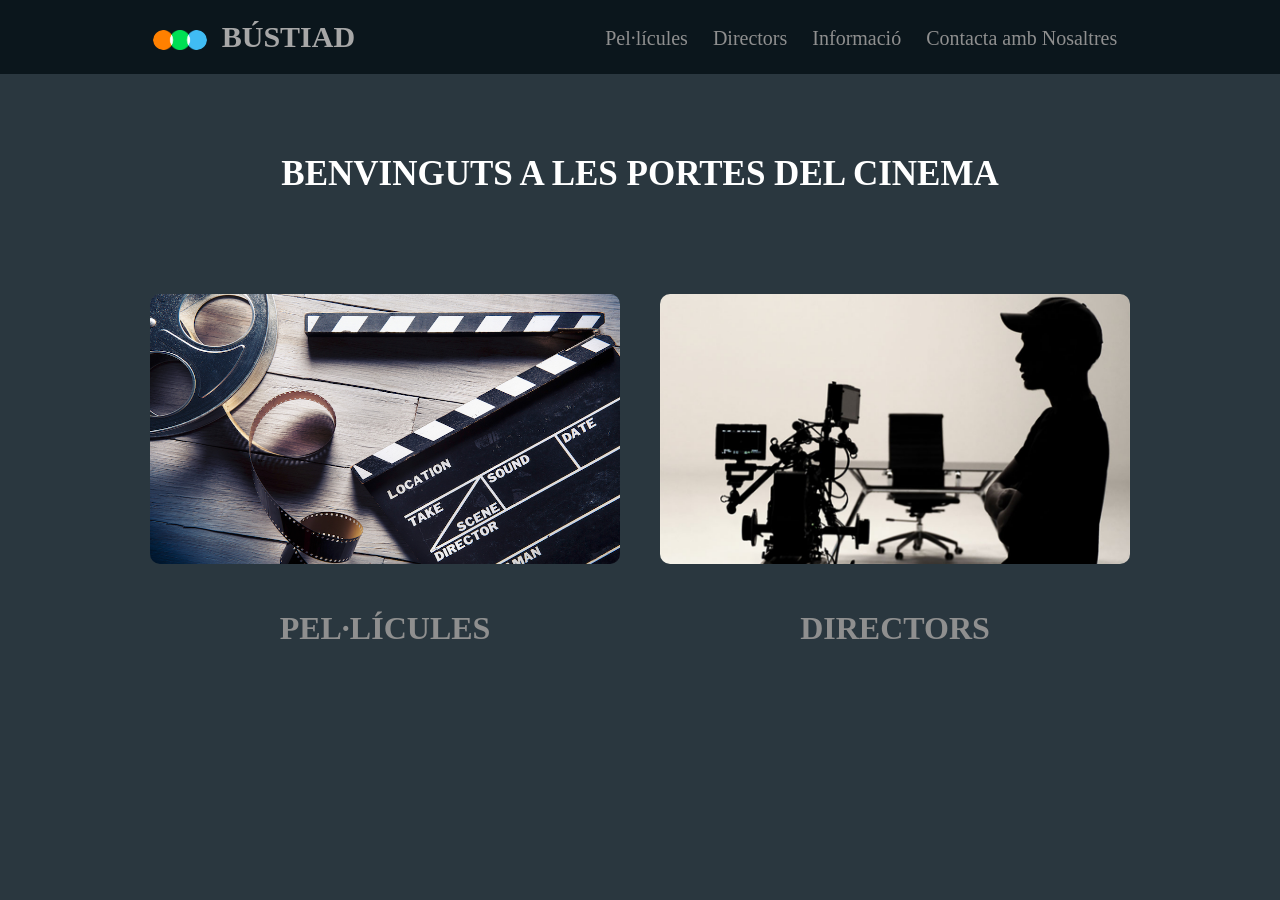
<file: HTML/Bustiad/index.html>
<!DOCTYPE html>
<html lang="ca">
<head>
    <meta charset="UTF-8">
    <title>Bústiad · Informació Sobre Pel·lícules I Sèries</title>
    <link href="css/cine.css"
          rel="stylesheet"
          type="text/css">
    <link rel="icon" href="img/icon.png" type="image/x-icon">
</head>
<body>
<div class="navbar-background">
    <img class="logo-navbar" src="img/logo.png" alt="logo">
    <a href="index.html">
        <h1 class="titol-navbar">BÚSTIAD</h1>
    </a>
    <nav class="navbar">
        <a href="pelis.html">Pel·lícules</a>
        <a href="directors.html">Directors</a>
        <a href="informacio.html">Informació</a>
        <a href="contacte.html">Contacta amb Nosaltres</a>
    </nav>
</div>
<h3 class="titol-index">BENVINGUTS A LES PORTES DEL CINEMA</h3>
<div class="pelis-i-directors-index">
    <a href="pelis.html">
        <img src="img/film.jpg" alt="pel·lícules"/>
        <h1 class="pelis">PEL·LÍCULES</h1>
    </a>
    <a href="directors.html">
        <img src="img/filmmaker.jpg" alt="directors"/>
        <h1 class="directors">DIRECTORS</h1>
    </a>
</div>
</body>
</html>
</file>
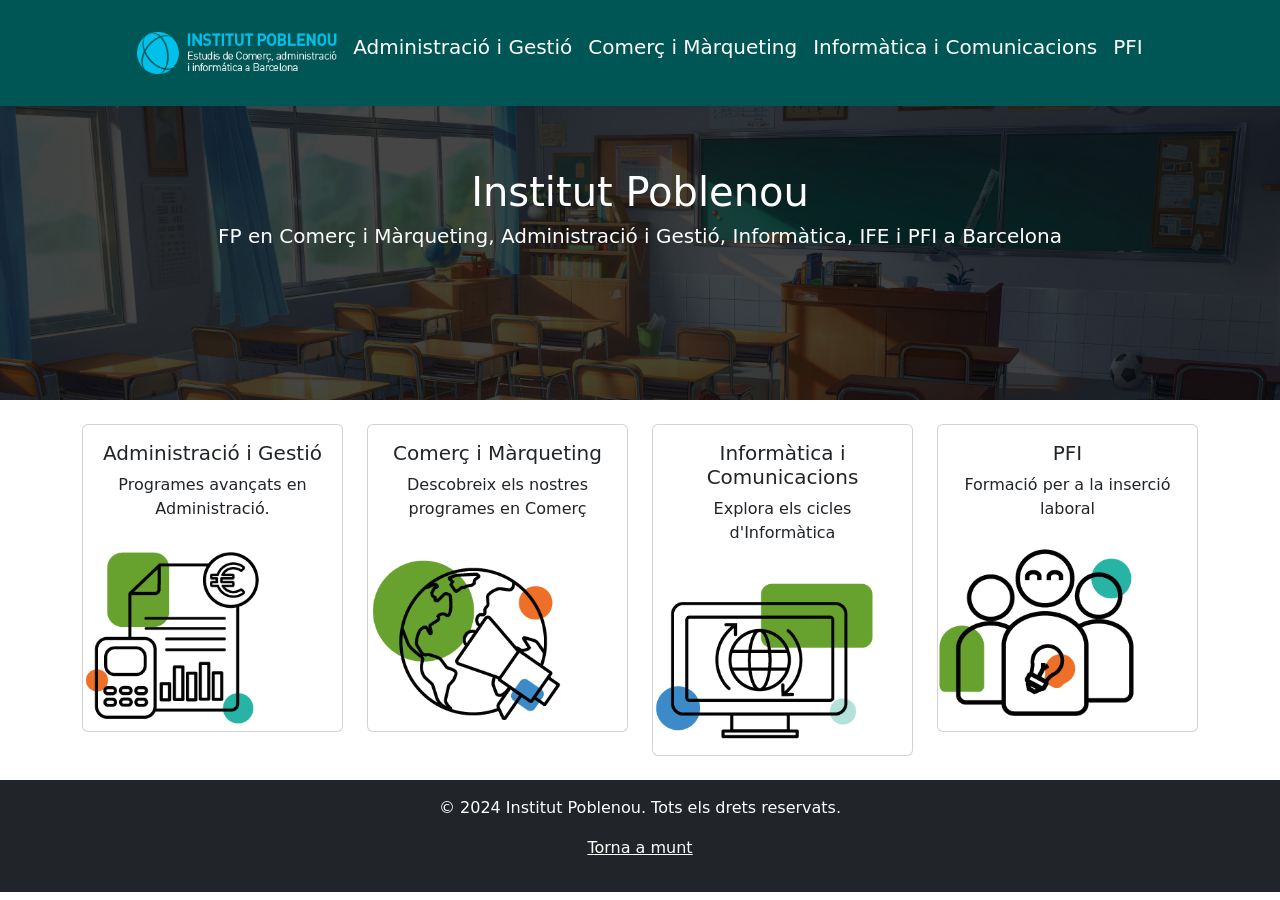
<file: HTML/Institut Poblenou (Bootstrap)/index.html>
<!DOCTYPE html>
<html lang="ca">
<head>
    <meta charset="UTF-8">
    <meta name="viewport" content="width=device-width, initial-scale=1.0">
    <title>Institut Poblenou</title>
    <link href="https://cdn.jsdelivr.net/npm/bootstrap@5.3.0/dist/css/bootstrap.min.css" rel="stylesheet">
    <link rel="stylesheet" href="style.css">
    <link rel="icon" href="images/logo.png">
</head>
<body>
    <header class="bg-primary text-white text-center py-5">
        <br>
        <br>
        <br>
        <br>
        <br>
        <h1>Institut Poblenou</h1>
        <h5>FP en Comerç i Màrqueting, Administració i Gestió, Informàtica, IFE i PFI a Barcelona</h5>
        <br>
        <br>
        <br>
        <br>
    </header>

    <nav class="navbar navbar-expand-lg fixed-top navbar-light py-4" id="navbar">
        <div class="container-fluid d-flex justify-content-center">
            <div class="collapse navbar-collapse justify-content-center" id="navbarNav">
                <ul class="navbar-nav">
                    <li class="nav-item"><a class="nav-link" href="index.html"><img src="images/InstitutPoblenou.png" class="img-fluid" width="200px" alt="Institut Poblenou"></a></li>
                    <li class="nav-brand"><a class="nav-link" href="cursos/administracio.html">Administració i Gestió</a></li>
                    <li class="nav-item"><a class="nav-link" href="cursos/marqueting.html">Comerç i Màrqueting</a></li>
                    <li class="nav-item"><a class="nav-link" href="cursos/informatica.html">Informàtica i Comunicacions</a></li>
                    <li class="nav-item"><a class="nav-link" href="cursos/pfi.html">PFI</a></li>
                </ul>
            </div>
        </div>
    </nav>

    <main class="container mt-4">

        <div class="row text-center">
            <div class="col-md-3">
                <a href="cursos/administracio.html" class="card-link text-decoration-none">
                    <div class="card">
                        <div class="card-body">
                            <h5 class="card-title">Administració i Gestió</h5>
                            <p class="card-text">Programes avançats en Administració.</p>
                        </div>
                        <img src="images/administracio.png" class="card-img-top" alt="Administració">
                    </div>
                </a>
            </div>

            <div class="col-md-3">
                <a href="cursos/marqueting.html" class="card-link text-decoration-none">
                    <div class="card">
                        <div class="card-body">
                            <h5 class="card-title">Comerç i Màrqueting</h5>
                            <p class="card-text">Descobreix els nostres programes en Comerç</p>
                        </div>
                        <img src="images/coemerc.png" class="card-img-top" alt="Comerç">
                    </div>
                </a>
            </div>

            <div class="col-md-3">
                <a href="cursos/informatica.html" class="card-link text-decoration-none">
                    <div class="card">
                        <div class="card-body">
                            <h5 class="card-title">Informàtica i Comunicacions</h5>
                            <p class="card-text">Explora els cicles d'Informàtica</p>
                        </div>
                        <img src="images/informatica.png" class="card-img-top" alt="Informàtica">
                    </div>
                </a>
            </div>

            <div class="col-md-3">
                <a href="cursos/pfi.html" class="card-link text-decoration-none">
                    <div class="card">
                        <div class="card-body">
                            <h5 class="card-title">PFI</h5>
                            <p class="card-text">Formació per a la inserció laboral</p>
                        </div>
                        <img src="images/pfi.png" class="card-img-top" alt="PFI">
                    </div>
                </a>
            </div>
        </div>
    </main>

    <footer class="bg-dark text-white text-center py-3 mt-4">
        <p>&copy; 2024 Institut Poblenou. Tots els drets reservats.</p>
        <p><a href="#" class="text-white">Torna a munt</a></p>
    </footer>
</body>
</html>
</file>
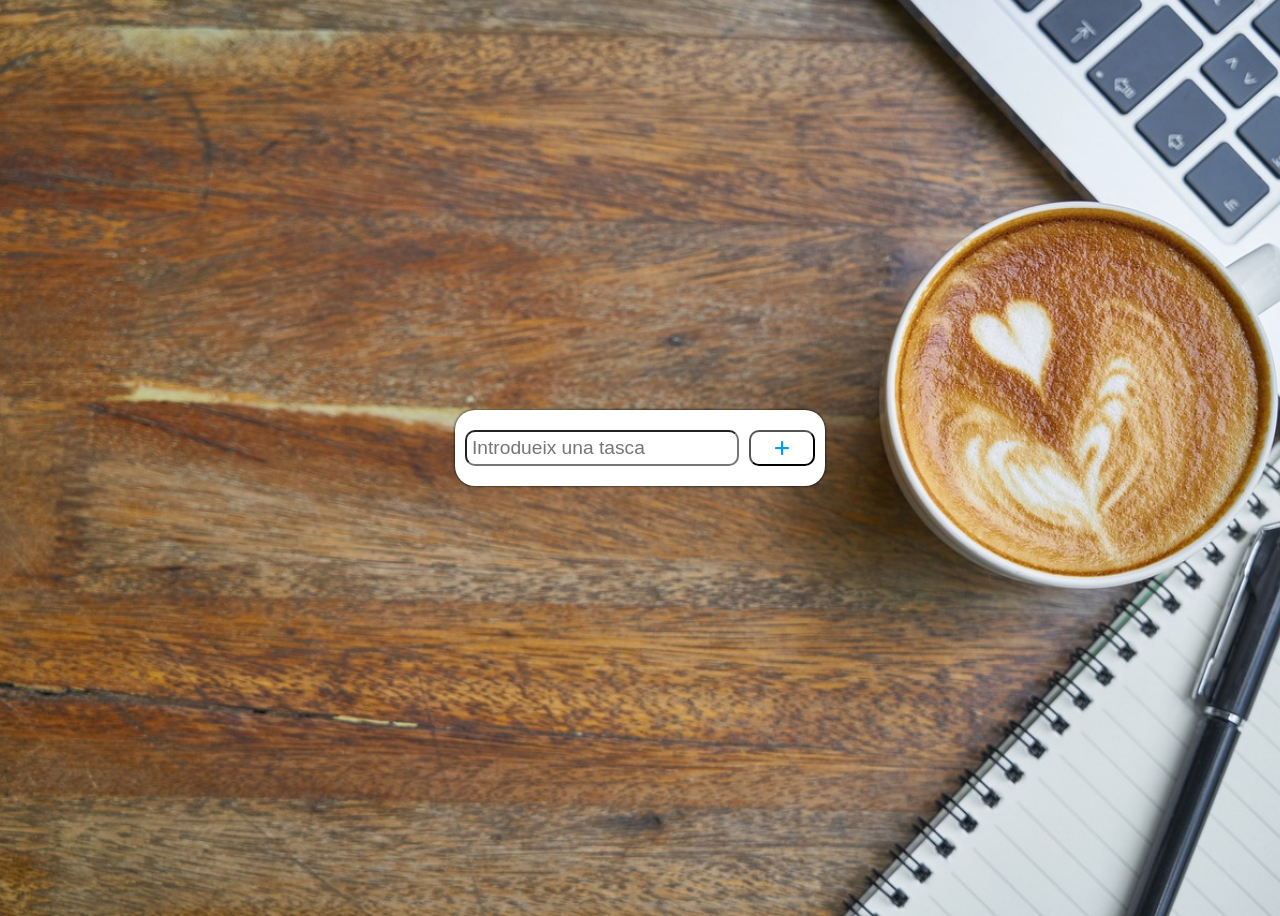
<file: JavaScript/To Do/index.html>
<!DOCTYPE html>
<html lang="ca">
<head>
  <meta charset="UTF-8">
  <meta name="viewport" content="width=device-width, initial-scale=1.0">
  <title>To Do</title>
  <link rel="stylesheet" href="style.css">
  <link rel="stylesheet" href="https://cdnjs.cloudflare.com/ajax/libs/font-awesome/6.6.0/css/all.min.css">
</head>
<body>
  <div class="container">

    <div id="add-task-container">
      <label for="input-task"></label><input type="text" placeholder="Introdueix una tasca" id="input-task">
      <button id="add-task"><i class="fa-solid fa-plus"></i></button>
    </div>

    <div id="task-container"></div>

  </div>

  <script src="script.js"></script>
</body>
</html>
</file>
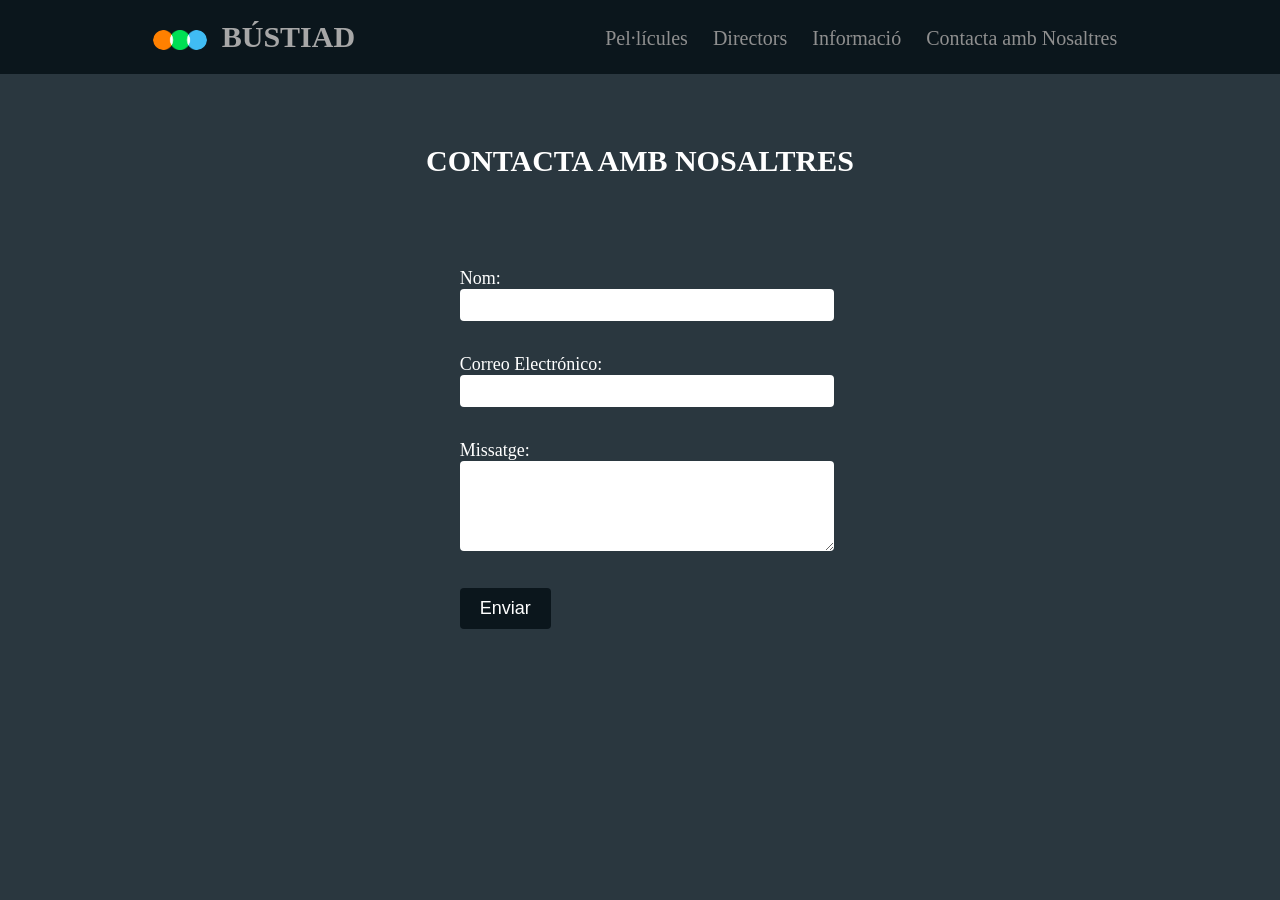
<file: HTML/Bustiad/contacte.html>
<!DOCTYPE html>
<html lang="ca">
<head>
    <meta charset="UTF-8">
    <title>Contacte</title>
    <link href="css/cine.css"
          rel="stylesheet"
          type="text/css">
    <link rel="icon" href="img/icon.png" type="image/x-icon">
</head>
<body>
<div class="navbar-background">
    <img class="logo-navbar" src="img/logo.png" alt="logo">
    <a href="index.html">
        <h1 class="titol-navbar">BÚSTIAD</h1>
    </a>
    <nav class="navbar">
        <a href="pelis.html">Pel·lícules</a>
        <a href="directors.html">Directors</a>
        <a href="informacio.html">Informació</a>
        <a href="contacte.html">Contacta amb Nosaltres</a>
    </nav>
</div>
<div class="titol">
<h1 class>CONTACTA AMB NOSALTRES</h1>
</div>
<div class="formulari">
    <form>
        <label for="nom" class="entrada">Nom:</label>
        <input type="text" id="nom" class="entrada-input" required>
        <br>
        <br>
        <label for="correu" class="entrada">Correo Electrónico:</label>
        <input type="email" id="correu" class="entrada-input" required>
        <br>
        <br>
        <label for="missatge" class="entrada">Missatge:</label>
        <textarea id="missatge" class="entrada-input" rows="4" required></textarea>
        <br>
        <br>
        <button type="submit" class="boto-enviar">Enviar</button>
    </form>
</div>
</body>
</html>
</file>
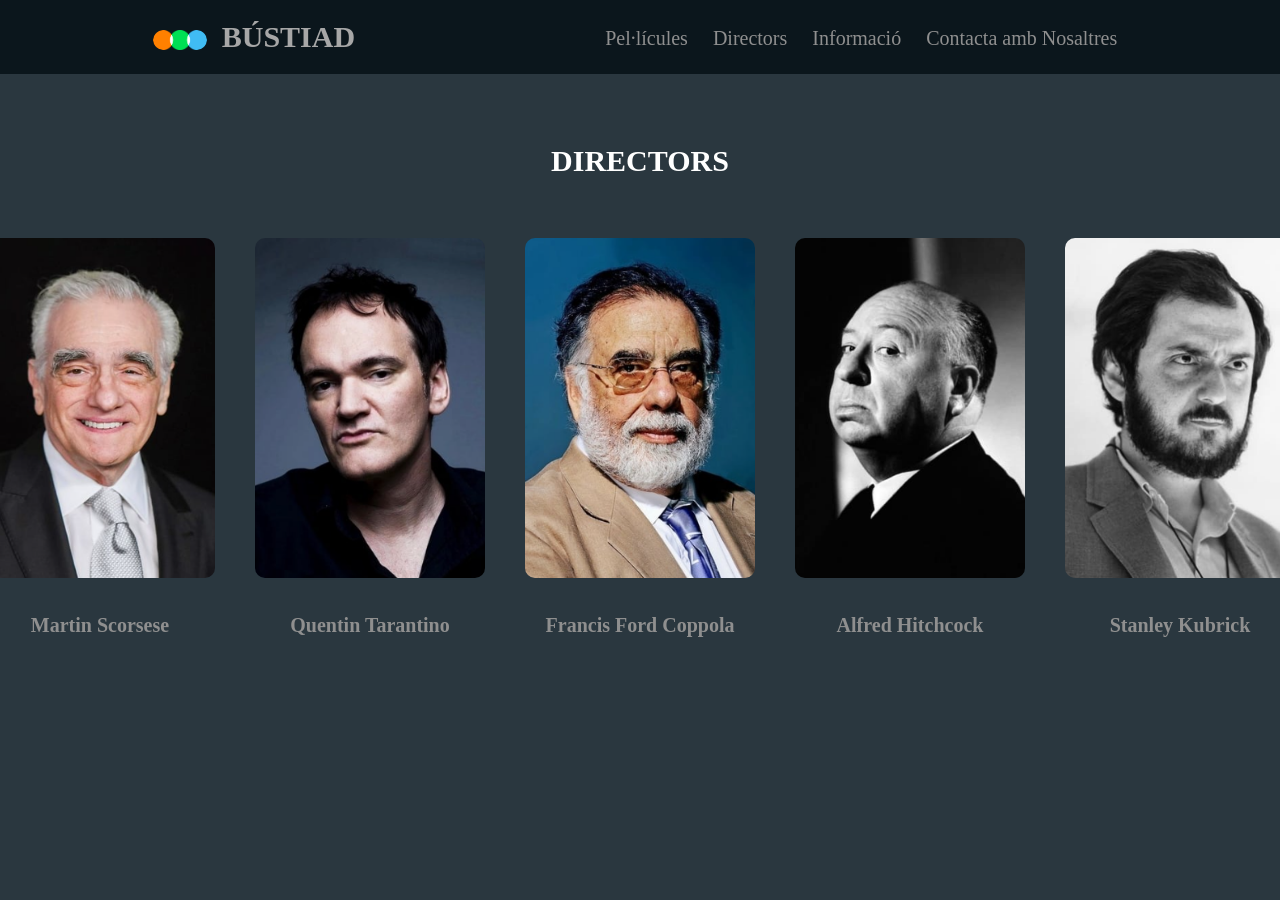
<file: HTML/Bustiad/directors.html>
<!DOCTYPE html>
<html lang="ca">
<head>
    <meta charset="UTF-8">
    <title>Directors</title>
    <link href="css/cine.css"
          rel="stylesheet"
          type="text/css">
    <link rel="icon" href="img/icon.png" type="image/x-icon">
</head>
<body>
<div class="navbar-background">
    <img class="logo-navbar" src="img/logo.png" alt="logo">
    <a href="index.html">
        <h1 class="titol-navbar">BÚSTIAD</h1>
    </a>
    <nav class="navbar">
        <a href="pelis.html">Pel·lícules</a>
        <a href="directors.html">Directors</a>
        <a href="informacio.html">Informació</a>
        <a href="contacte.html">Contacta amb Nosaltres</a>
    </nav>
</div>
<div class="titol">
    <h1 class>DIRECTORS</h1>
</div>
<div class="llista-directors">
    <a href="directors/MartinScorsese.html">
        <img src="img/MartinScorsese.png">
        <h1>Martin Scorsese</h1>
    </a>
    <a href="directors/QuentinTarantino.html">
        <img src="img/QuentinTarantino.png">
        <h1>Quentin Tarantino</h1>
    </a>
    <a href="directors/FrancisFordCoppola.html">
        <img src="img/FrancisFordCoppola.png">
        <h1>Francis Ford Coppola</h1>
    </a>
    <a href="directors/AlfredHitchcock.html">
        <img src="img/AlfredHitchcock.png">
        <h1>Alfred Hitchcock</h1>
    </a>
    <a href="directors/StanleyKubrick.html">
        <img src="img/StanleyKubrick.png">
        <h1>Stanley Kubrick</h1>
    </a>
</div>
</body>
</html>
</file>
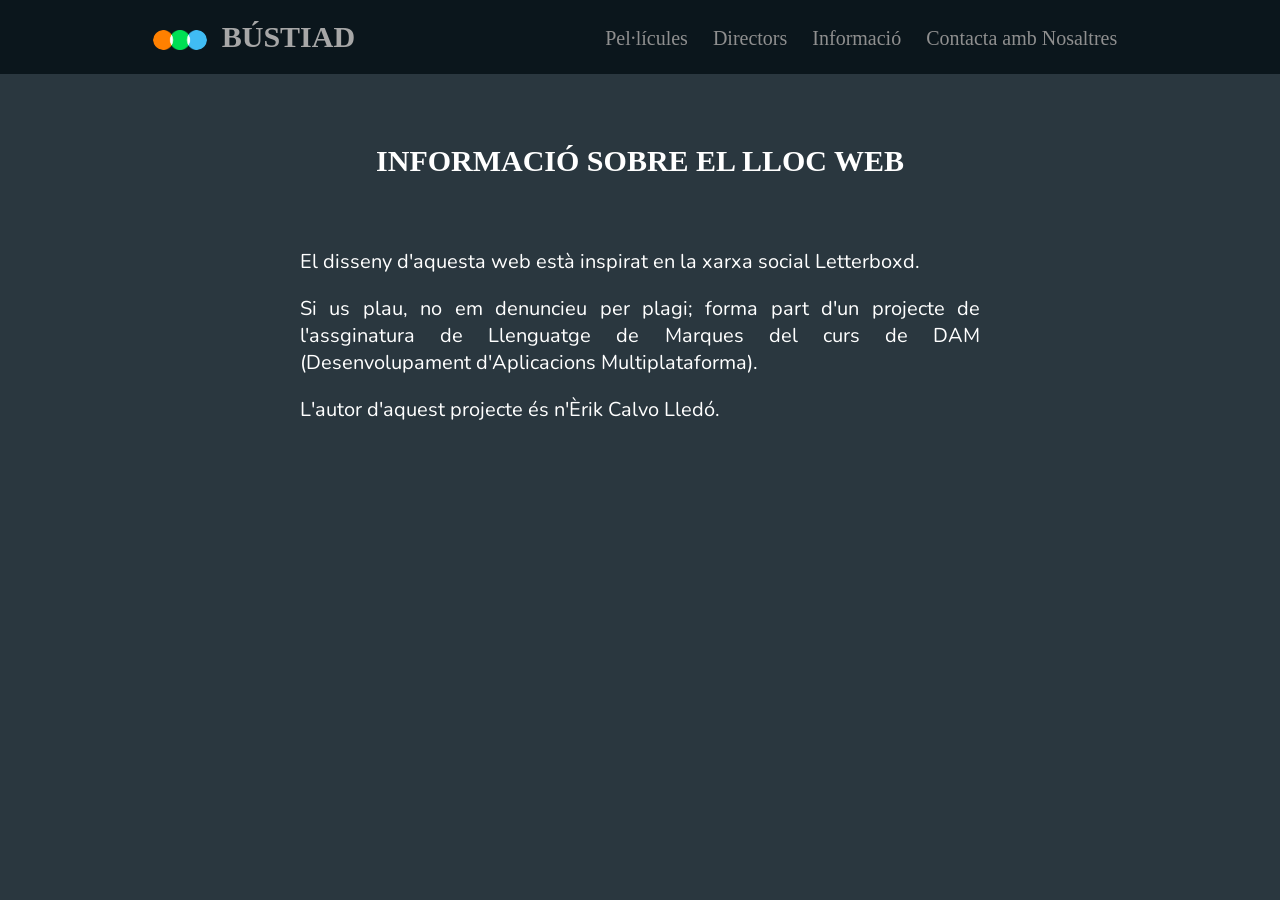
<file: HTML/Bustiad/informacio.html>
<!DOCTYPE html>
<html lang="ca">
<head>
    <meta charset="UTF-8">
    <title>Informació</title>
    <link href="css/cine.css"
          rel="stylesheet"
          type="text/css">
    <link rel="icon" href="img/icon.png" type="image/x-icon">
</head>
<body>
<div class="navbar-background">
    <img class="logo-navbar" src="img/logo.png" alt="logo">
    <a href="index.html">
        <h1 class="titol-navbar">BÚSTIAD</h1>
    </a>
    <nav class="navbar">
        <a href="pelis.html">Pel·lícules</a>
        <a href="directors.html">Directors</a>
        <a href="informacio.html">Informació</a>
        <a href="contacte.html">Contacta amb Nosaltres</a>
    </nav>
</div>
<div class="titol">
    <h1 class>INFORMACIÓ SOBRE EL LLOC WEB</h1>
</div>
<div class="text-info">
    <p>El disseny d'aquesta web està inspirat en la xarxa social Letterboxd.</p>
    <p>Si us plau, no em denuncieu per plagi; forma part d'un projecte de l'assginatura de Llenguatge de Marques del curs de DAM (Desenvolupament d'Aplicacions Multiplataforma).</p>
    <p>L'autor d'aquest projecte és n'Èrik Calvo Lledó.</p>
</div>
</body>
</html>
</file>
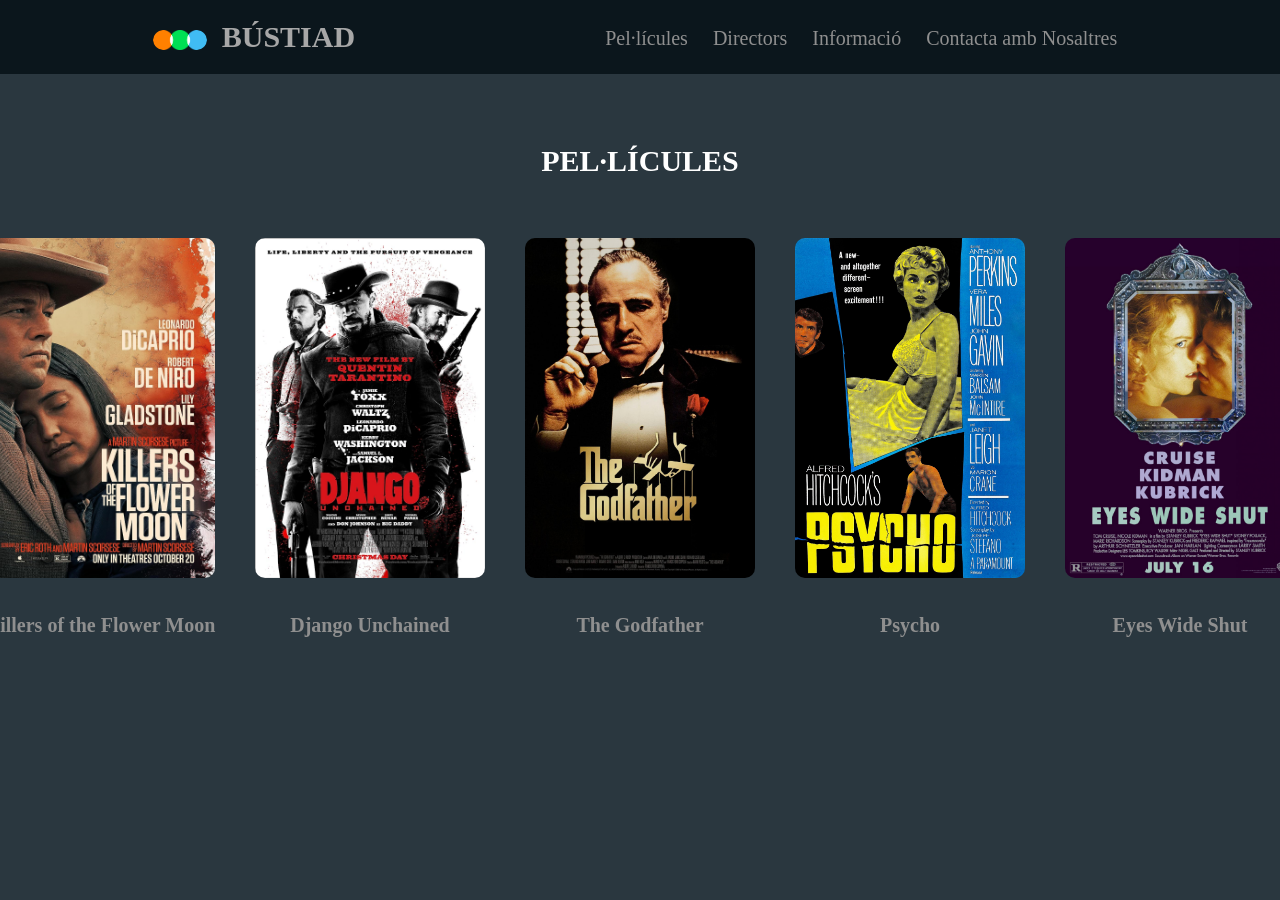
<file: HTML/Bustiad/pelis.html>
<!DOCTYPE html>
<html lang="ca">
<head>
    <meta charset="UTF-8">
    <title>Pel·lícules</title>
    <link href="css/cine.css"
          rel="stylesheet"
          type="text/css">
    <link rel="icon" href="img/icon.png" type="image/x-icon">
</head>
<body>
<div class="navbar-background">
    <img class="logo-navbar" src="img/logo.png" alt="logo">
    <a href="index.html">
        <h1 class="titol-navbar">BÚSTIAD</h1>
    </a>
    <nav class="navbar">
        <a href="pelis.html">Pel·lícules</a>
        <a href="directors.html">Directors</a>
        <a href="informacio.html">Informació</a>
        <a href="contacte.html">Contacta amb Nosaltres</a>
    </nav>
</div>
<div class="titol">
    <h1 class>PEL·LÍCULES</h1>
</div>
<div class="llista-pelis">
    <a href="pelis/KillersOfTheFlowerMoon.html">
        <img src="img/KillersOfTheFlowerMoon.jpg">
        <h1>Killers of the Flower Moon</h1>
    </a>
    <a href="pelis/DjangoUnchained.html">
        <img src="img/DjangoUnchained.jpg">
        <h1>Django Unchained</h1>
    </a>
    <a href="pelis/TheGodfather.html">
        <img src="img/TheGodfather.jpg">
        <h1>The Godfather</h1>
    </a>
    <a href="pelis/Psycho.html">
        <img src="img/Psycho.jpg">
        <h1>Psycho</h1>
    </a>
    <a href="pelis/EyesWideShut.html">
        <img src="img/EyesWideShut.jpg">
        <h1>Eyes Wide Shut</h1>
    </a>
</div>
</body>
</html>
</file>
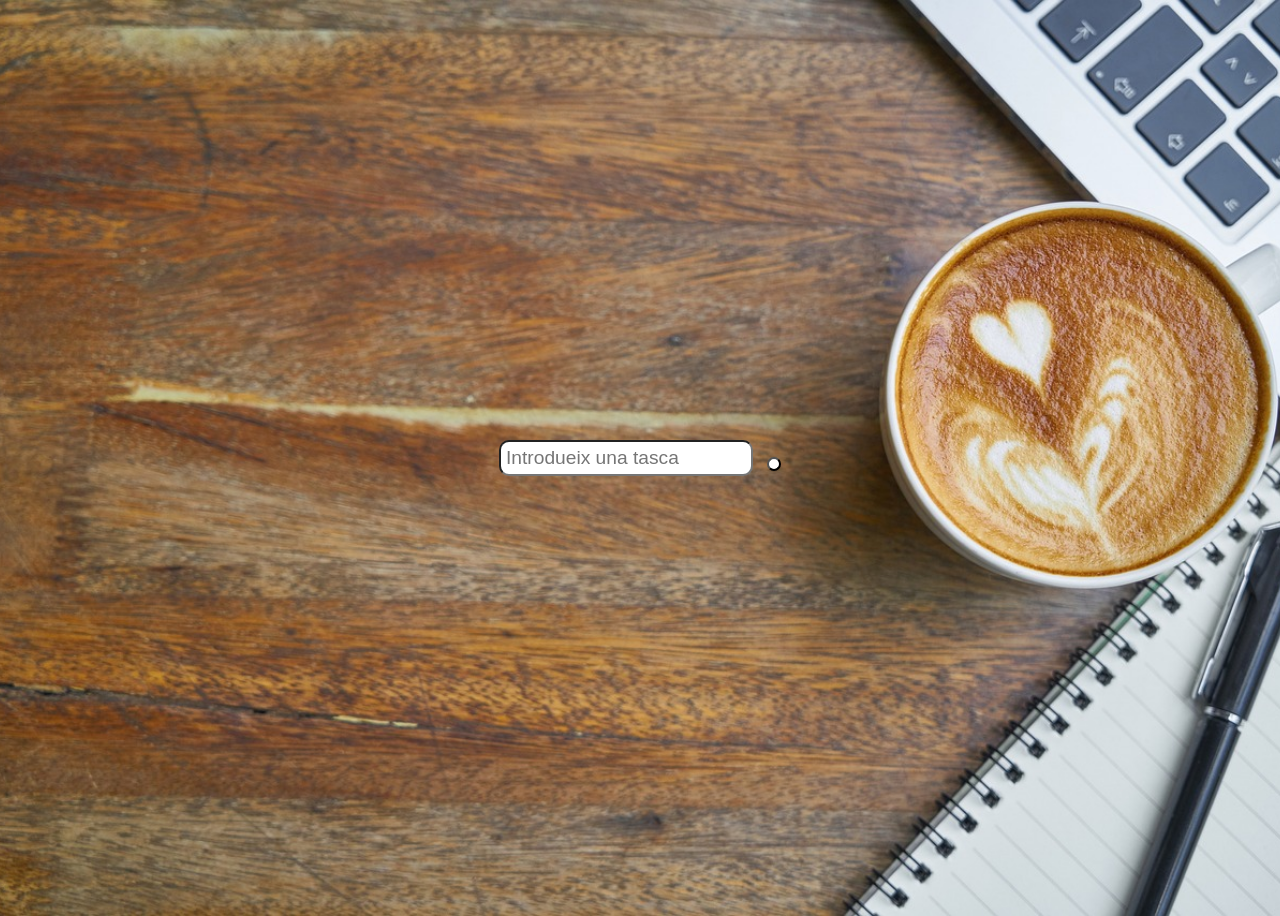
<file: JavaScript/To Do/index.html.html>
<!DOCTYPE html>
<html lang="ca">
<head>
  <meta charset="UTF-8">
  <meta name="viewport" content="width=device-width, initial-scale=1.0">
  <title>To Do</title>
  <link rel="stylesheet" href="style.css">
</head>
<body>
  <div class="conteiner">

    <div id="add-task-conteiner">
      <input type="text" placeholder="Introdueix una tasca"
      id="input-task">
      <button id="add-task"><i class="fa-solid fa-plus"></i></button>
    </div>
  
    <div id="task-container">
  
    </div>
    <script src="script.js"></script>
  </div>
</body>
</html>
</file>
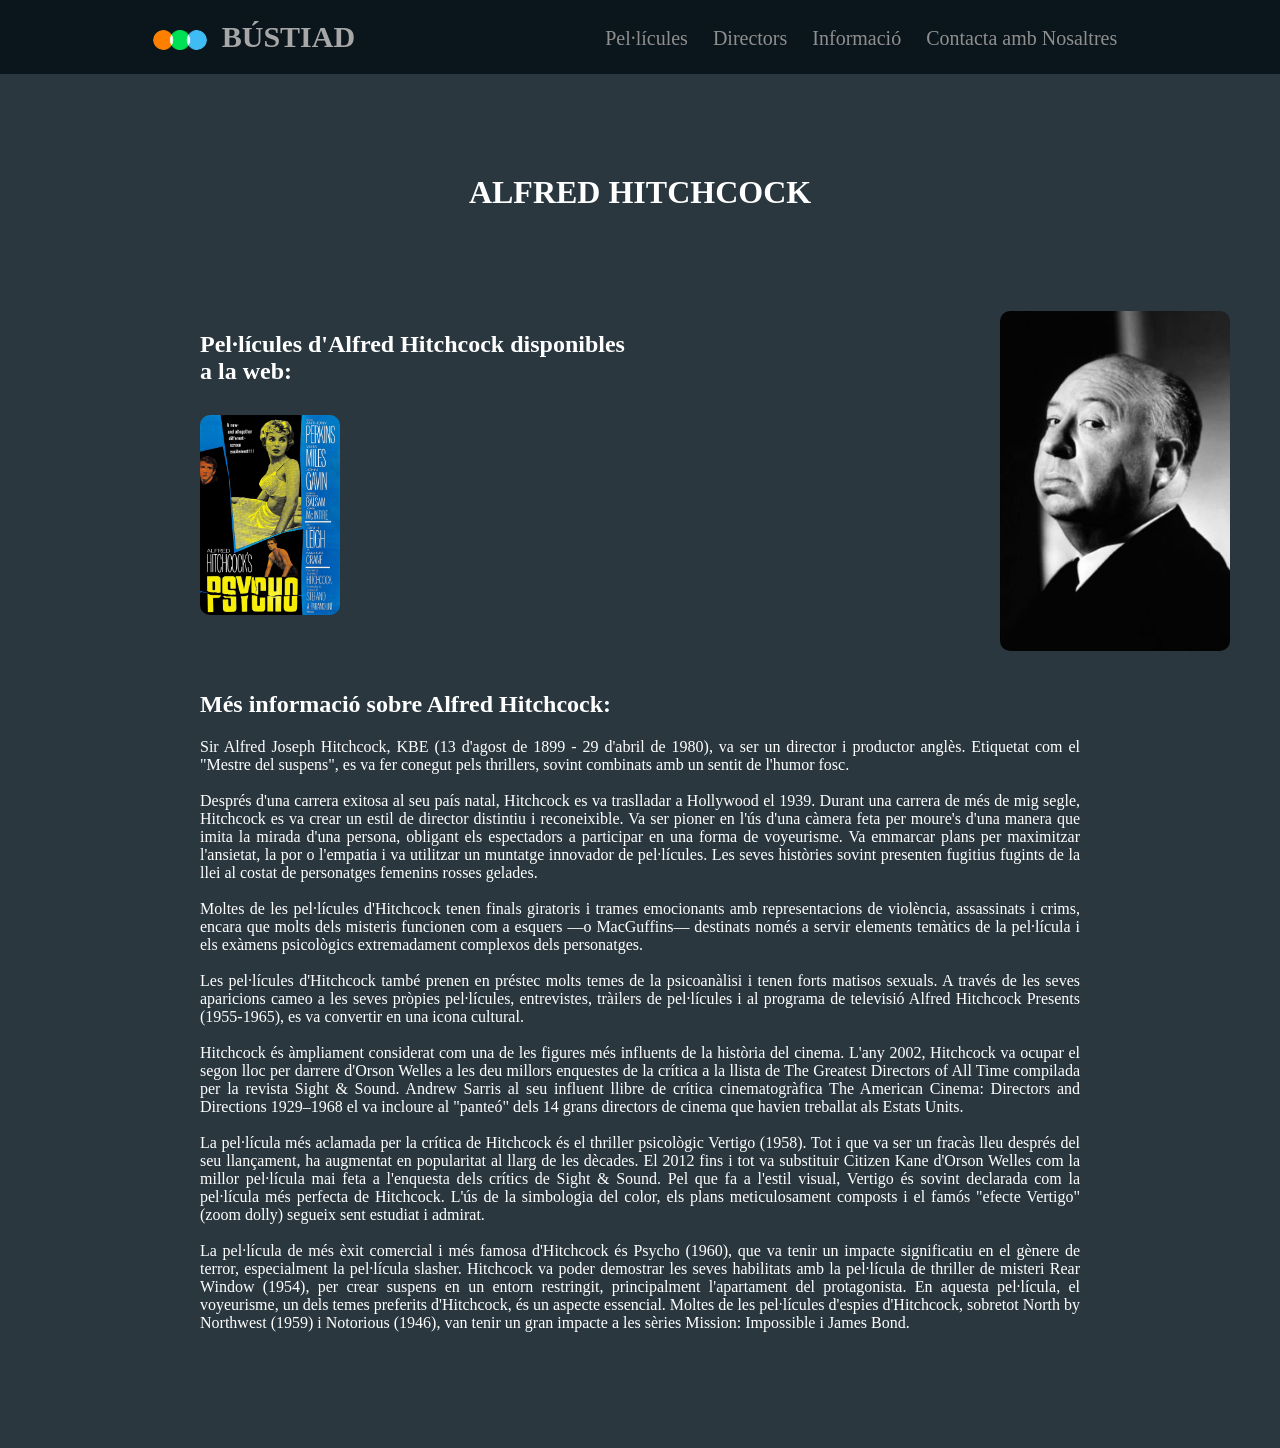
<file: HTML/Bustiad/directors/AlfredHitchcock.html>
<!DOCTYPE html>
<html lang="ca">
<head>
    <meta charset="UTF-8">
    <title>Alfred Hitchcock</title>
    <link href="../css/cine.css"
          rel="stylesheet"
          type="text/css">
    <link rel="icon" href="../img/icon.png" type="image/x-icon">
</head>

<body>
<div class="navbar-background">
    <img class="logo-navbar" src="../img/logo.png" alt="logo">
    <a href="../index.html">
        <h1 class="titol-navbar">BÚSTIAD</h1>
    </a>
    <nav class="navbar">
        <a href="../pelis.html">Pel·lícules</a>
        <a href="../directors.html">Directors</a>
        <a href="../informacio.html">Informació</a>
        <a href="../contacte.html">Contacta amb Nosaltres</a>
    </nav>
</div>

<div class="titol-director">
    <h1>ALFRED HITCHCOCK</h1>
</div>

<div class="directors-info">
    <div class="pelis-disponibles">
        <h2>Pel·lícules d'Alfred Hitchcock disponibles a la web: </h2>
        <a href="../pelis/Psycho.html"><img src="../img/Psycho.jpg" alt="Psycho"></a>
    </div>

    <div class="director-img">
        <img src="../img/AlfredHitchcock.png" alt="Alfred Hitchcock">
    </div>

    <div class="director-info">
        <h2>Més informació sobre Alfred Hitchcock: </h2>
        <p>Sir Alfred Joseph Hitchcock, KBE (13 d'agost de 1899 - 29 d'abril de 1980), va ser un director i productor anglès. Etiquetat com el "Mestre del suspens", es va fer conegut pels thrillers, sovint combinats amb un sentit de l'humor fosc.<br><br>
            Després d'una carrera exitosa al seu país natal, Hitchcock es va traslladar a Hollywood el 1939. Durant una carrera de més de mig segle, Hitchcock es va crear un estil de director distintiu i reconeixible. Va ser pioner en l'ús d'una càmera feta per moure's d'una manera que imita la mirada d'una persona, obligant els espectadors a participar en una forma de voyeurisme. Va emmarcar plans per maximitzar l'ansietat, la por o l'empatia i va utilitzar un muntatge innovador de pel·lícules. Les seves històries sovint presenten fugitius fugints de la llei al costat de personatges femenins rosses gelades.<br><br>
            Moltes de les pel·lícules d'Hitchcock tenen finals giratoris i trames emocionants amb representacions de violència, assassinats i crims, encara que molts dels misteris funcionen com a esquers —o MacGuffins— destinats només a servir elements temàtics de la pel·lícula i els exàmens psicològics extremadament complexos dels personatges.<br><br>
            Les pel·lícules d'Hitchcock també prenen en préstec molts temes de la psicoanàlisi i tenen forts matisos sexuals. A través de les seves aparicions cameo a les seves pròpies pel·lícules, entrevistes, tràilers de pel·lícules i al programa de televisió Alfred Hitchcock Presents (1955-1965), es va convertir en una icona cultural.<br><br>
            Hitchcock és àmpliament considerat com una de les figures més influents de la història del cinema. L'any 2002, Hitchcock va ocupar el segon lloc per darrere d'Orson Welles a les deu millors enquestes de la crítica a la llista de The Greatest Directors of All Time compilada per la revista Sight & Sound. Andrew Sarris al seu influent llibre de crítica cinematogràfica The American Cinema: Directors and Directions 1929–1968 el va incloure al "panteó" dels 14 grans directors de cinema que havien treballat als Estats Units.<br><br>
            La pel·lícula més aclamada per la crítica de Hitchcock és el thriller psicològic Vertigo (1958). Tot i que va ser un fracàs lleu després del seu llançament, ha augmentat en popularitat al llarg de les dècades. El 2012 fins i tot va substituir Citizen Kane d'Orson Welles com la millor pel·lícula mai feta a l'enquesta dels crítics de Sight & Sound. Pel que fa a l'estil visual, Vertigo és sovint declarada com la pel·lícula més perfecta de Hitchcock. L'ús de la simbologia del color, els plans meticulosament composts i el famós "efecte Vertigo" (zoom dolly) segueix sent estudiat i admirat.<br><br>
            La pel·lícula de més èxit comercial i més famosa d'Hitchcock és Psycho (1960), que va tenir un impacte significatiu en el gènere de terror, especialment la pel·lícula slasher. Hitchcock va poder demostrar les seves habilitats amb la pel·lícula de thriller de misteri Rear Window (1954), per crear suspens en un entorn restringit, principalment l'apartament del protagonista. En aquesta pel·lícula, el voyeurisme, un dels temes preferits d'Hitchcock, és un aspecte essencial.
            Moltes de les pel·lícules d'espies d'Hitchcock, sobretot North by Northwest (1959) i Notorious (1946), van tenir un gran impacte a les sèries Mission: Impossible i James Bond.
        </p>
    </div>
</div>
</body>
</html>
</file>
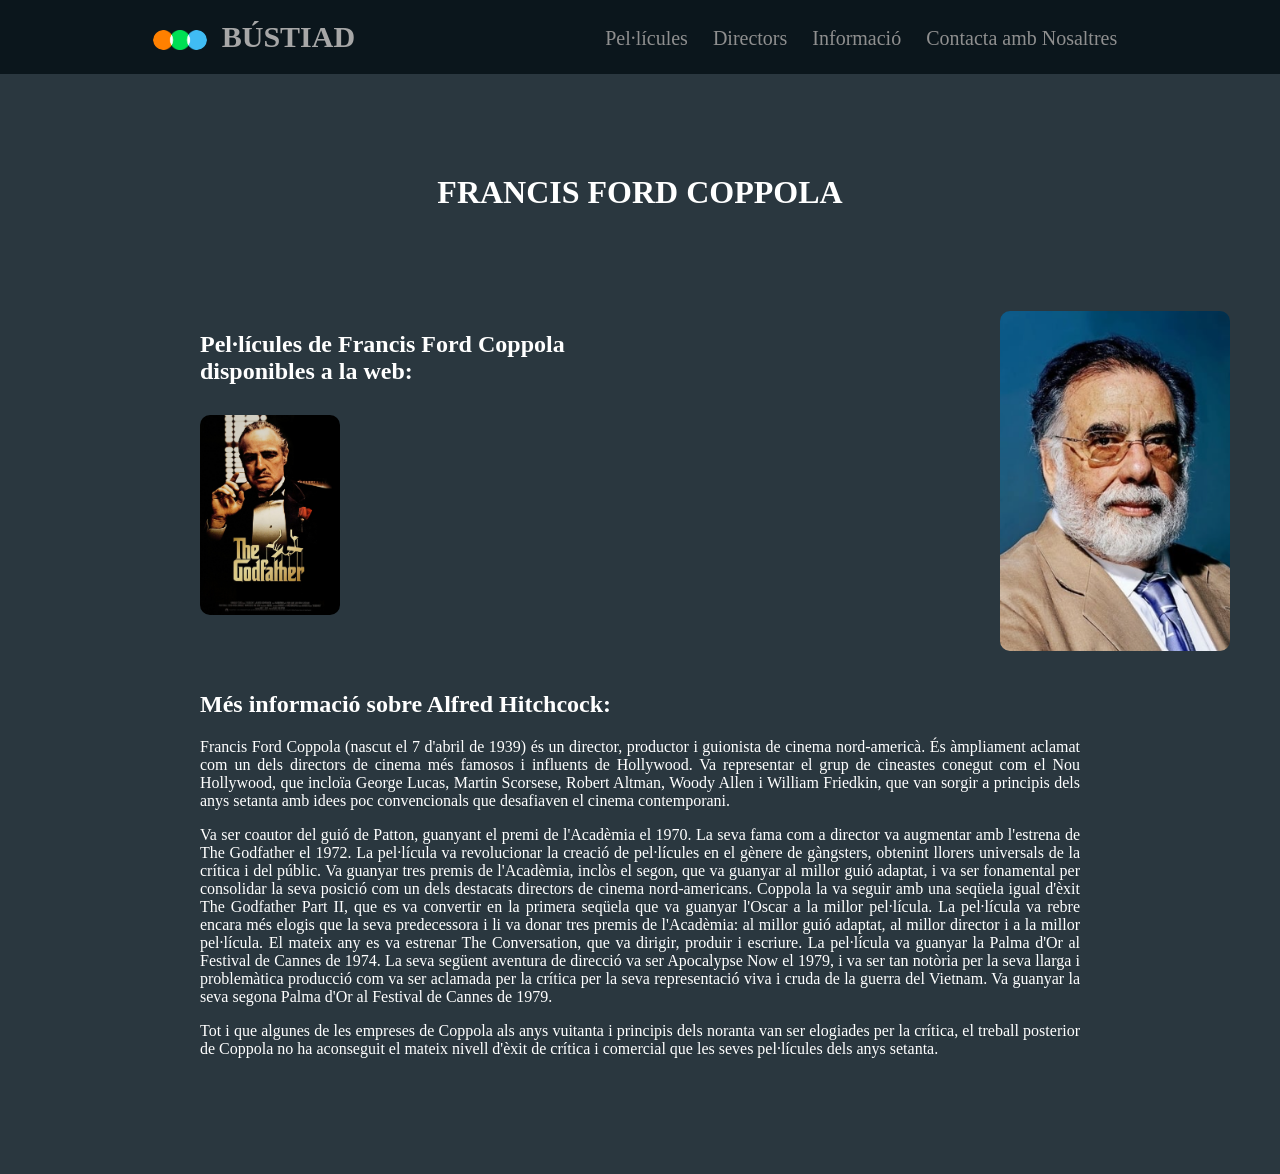
<file: HTML/Bustiad/directors/FrancisFordCoppola.html>
<!DOCTYPE html>
<html lang="ca">
<head>
    <meta charset="UTF-8">
    <title>Francis Ford Coppola</title>
    <link href="../css/cine.css"
          rel="stylesheet"
          type="text/css">
    <link rel="icon" href="../img/icon.png" type="image/x-icon">
</head>

<body>
<div class="navbar-background">
    <img class="logo-navbar" src="../img/logo.png" alt="logo">
    <a href="../index.html">
        <h1 class="titol-navbar">BÚSTIAD</h1>
    </a>
    <nav class="navbar">
        <a href="../pelis.html">Pel·lícules</a>
        <a href="../directors.html">Directors</a>
        <a href="../informacio.html">Informació</a>
        <a href="../contacte.html">Contacta amb Nosaltres</a>
    </nav>
</div>

<div class="titol-director">
    <h1>FRANCIS FORD COPPOLA</h1>
</div>

<div class="directors-info">
    <div class="pelis-disponibles">
        <h2>Pel·lícules de Francis Ford Coppola disponibles a la web: </h2>
        <a href="../pelis/TheGodfather.html"><img src="../img/TheGodfather.jpg" alt="The Godfather"></a>
    </div>

    <div class="director-img">
        <img src="../img/FrancisFordCoppola.png" alt="Francis Ford Coppola">
    </div>

    <div class="director-info">
        <h2>Més informació sobre Alfred Hitchcock: </h2>
        <p>Francis Ford Coppola (nascut el 7 d'abril de 1939) és un director, productor i guionista de cinema nord-americà. És àmpliament aclamat com un dels directors de cinema més famosos i influents de Hollywood. Va representar el grup de cineastes conegut com el Nou Hollywood, que incloïa George Lucas, Martin Scorsese, Robert Altman, Woody Allen i William Friedkin, que van sorgir a principis dels anys setanta amb idees poc convencionals que desafiaven el cinema contemporani.</p>
        <p>Va ser coautor del guió de Patton, guanyant el premi de l'Acadèmia el 1970. La seva fama com a director va augmentar amb l'estrena de The Godfather el 1972. La pel·lícula va revolucionar la creació de pel·lícules en el gènere de gàngsters, obtenint llorers universals de la crítica i del públic. Va guanyar tres premis de l'Acadèmia, inclòs el segon, que va guanyar al millor guió adaptat, i va ser fonamental per consolidar la seva posició com un dels destacats directors de cinema nord-americans. Coppola la va seguir amb una seqüela igual d'èxit The Godfather Part II, que es va convertir en la primera seqüela que va guanyar l'Oscar a la millor pel·lícula. La pel·lícula va rebre encara més elogis que la seva predecessora i li va donar tres premis de l'Acadèmia: al millor guió adaptat, al millor director i a la millor pel·lícula. El mateix any es va estrenar The Conversation, que va dirigir, produir i escriure. La pel·lícula va guanyar la Palma d'Or al Festival de Cannes de 1974. La seva següent aventura de direcció va ser Apocalypse Now el 1979, i va ser tan notòria per la seva llarga i problemàtica producció com va ser aclamada per la crítica per la seva representació viva i cruda de la guerra del Vietnam. Va guanyar la seva segona Palma d'Or al Festival de Cannes de 1979.</p>
        <p>Tot i que algunes de les empreses de Coppola als anys vuitanta i principis dels noranta van ser elogiades per la crítica, el treball posterior de Coppola no ha aconseguit el mateix nivell d'èxit de crítica i comercial que les seves pel·lícules dels anys setanta.</p>
    </div>
</div>
</body>
</html>
</file>
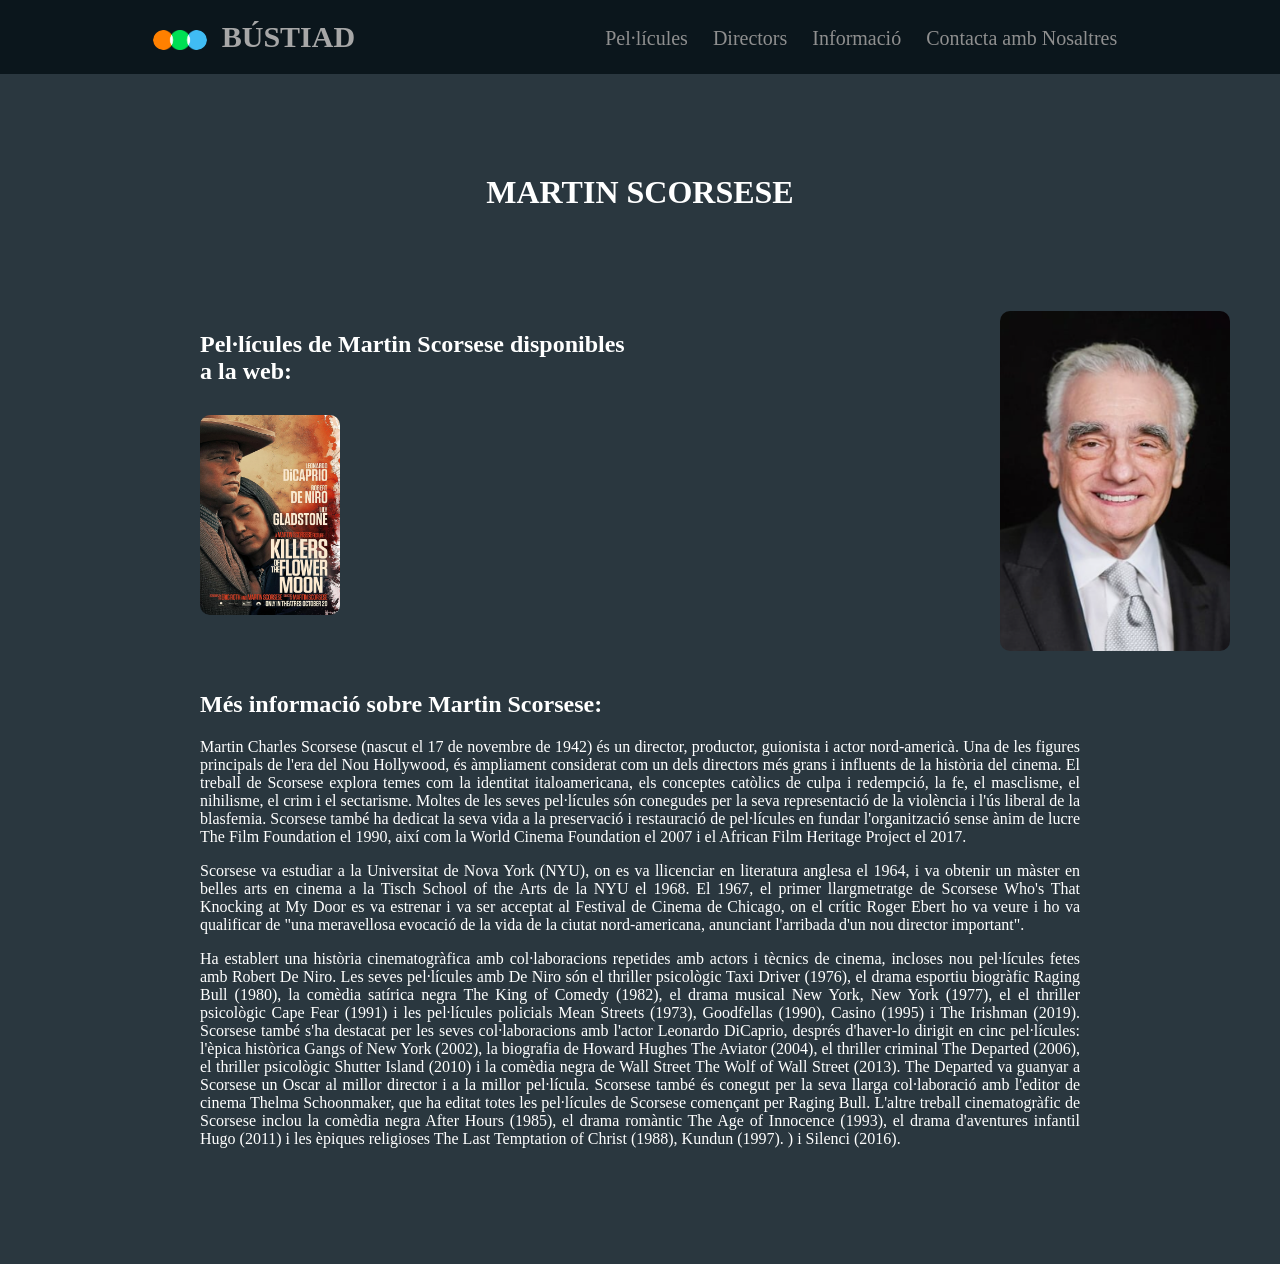
<file: HTML/Bustiad/directors/MartinScorsese.html>
<!DOCTYPE html>
<html lang="ca">
<head>
    <meta charset="UTF-8">
    <title>Martin Scorsese</title>
    <link href="../css/cine.css"
          rel="stylesheet"
          type="text/css">
    <link rel="icon" href="../img/icon.png" type="image/x-icon">
</head>

<body>
<div class="navbar-background">
    <img class="logo-navbar" src="../img/logo.png" alt="logo">
    <a href="../index.html">
        <h1 class="titol-navbar">BÚSTIAD</h1>
    </a>
    <nav class="navbar">
        <a href="../pelis.html">Pel·lícules</a>
        <a href="../directors.html">Directors</a>
        <a href="../informacio.html">Informació</a>
        <a href="../contacte.html">Contacta amb Nosaltres</a>
    </nav>
</div>

<div class="titol-director">
    <h1>MARTIN SCORSESE</h1>
</div>

<div class="directors-info">
    <div class="pelis-disponibles">
        <h2>Pel·lícules de Martin Scorsese disponibles a la web: </h2>
        <a href="../pelis/KillersOfTheFlowerMoon.html"><img src="../img/KillersOfTheFlowerMoon.jpg" alt="Killers of the Flower Moon"></a>
    </div>

    <div class="director-img">
        <img src="../img/MartinScorsese.png" alt="Martin Scorsese">
    </div>

    <div class="director-info">
        <h2>Més informació sobre Martin Scorsese: </h2>
        <p>Martin Charles Scorsese (nascut el 17 de novembre de 1942) és un director, productor, guionista i actor nord-americà. Una de les figures principals de l'era del Nou Hollywood, és àmpliament considerat com un dels directors més grans i influents de la història del cinema. El treball de Scorsese explora temes com la identitat italoamericana, els conceptes catòlics de culpa i redempció, la fe, el masclisme, el nihilisme, el crim i el sectarisme. Moltes de les seves pel·lícules són conegudes per la seva representació de la violència i l'ús liberal de la blasfemia. Scorsese també ha dedicat la seva vida a la preservació i restauració de pel·lícules en fundar l'organització sense ànim de lucre The Film Foundation el 1990, així com la World Cinema Foundation el 2007 i el African Film Heritage Project el 2017.</p>
        <p>Scorsese va estudiar a la Universitat de Nova York (NYU), on es va llicenciar en literatura anglesa el 1964, i va obtenir un màster en belles arts en cinema a la Tisch School of the Arts de la NYU el 1968. El 1967, el primer llargmetratge de Scorsese Who's That Knocking at My Door es va estrenar i va ser acceptat al Festival de Cinema de Chicago, on el crític Roger Ebert ho va veure i ho va qualificar de "una meravellosa evocació de la vida de la ciutat nord-americana, anunciant l'arribada d'un nou director important".</p>
        <p>Ha establert una història cinematogràfica amb col·laboracions repetides amb actors i tècnics de cinema, incloses nou pel·lícules fetes amb Robert De Niro. Les seves pel·lícules amb De Niro són el thriller psicològic Taxi Driver (1976), el drama esportiu biogràfic Raging Bull (1980), la comèdia satírica negra The King of Comedy (1982), el drama musical New York, New York (1977), el el thriller psicològic Cape Fear (1991) i les pel·lícules policials Mean Streets (1973), Goodfellas (1990), Casino (1995) i The Irishman (2019). Scorsese també s'ha destacat per les seves col·laboracions amb l'actor Leonardo DiCaprio, després d'haver-lo dirigit en cinc pel·lícules: l'èpica històrica Gangs of New York (2002), la biografia de Howard Hughes The Aviator (2004), el thriller criminal The Departed (2006), el thriller psicològic Shutter Island (2010) i la comèdia negra de Wall Street The Wolf of Wall Street (2013). The Departed va guanyar a Scorsese un Oscar al millor director i a la millor pel·lícula. Scorsese també és conegut per la seva llarga col·laboració amb l'editor de cinema Thelma Schoonmaker, que ha editat totes les pel·lícules de Scorsese començant per Raging Bull. L'altre treball cinematogràfic de Scorsese inclou la comèdia negra After Hours (1985), el drama romàntic The Age of Innocence (1993), el drama d'aventures infantil Hugo (2011) i les èpiques religioses The Last Temptation of Christ (1988), Kundun (1997). ) i Silenci (2016).</p>
    </div>
</div>
</body>
</html>
</file>
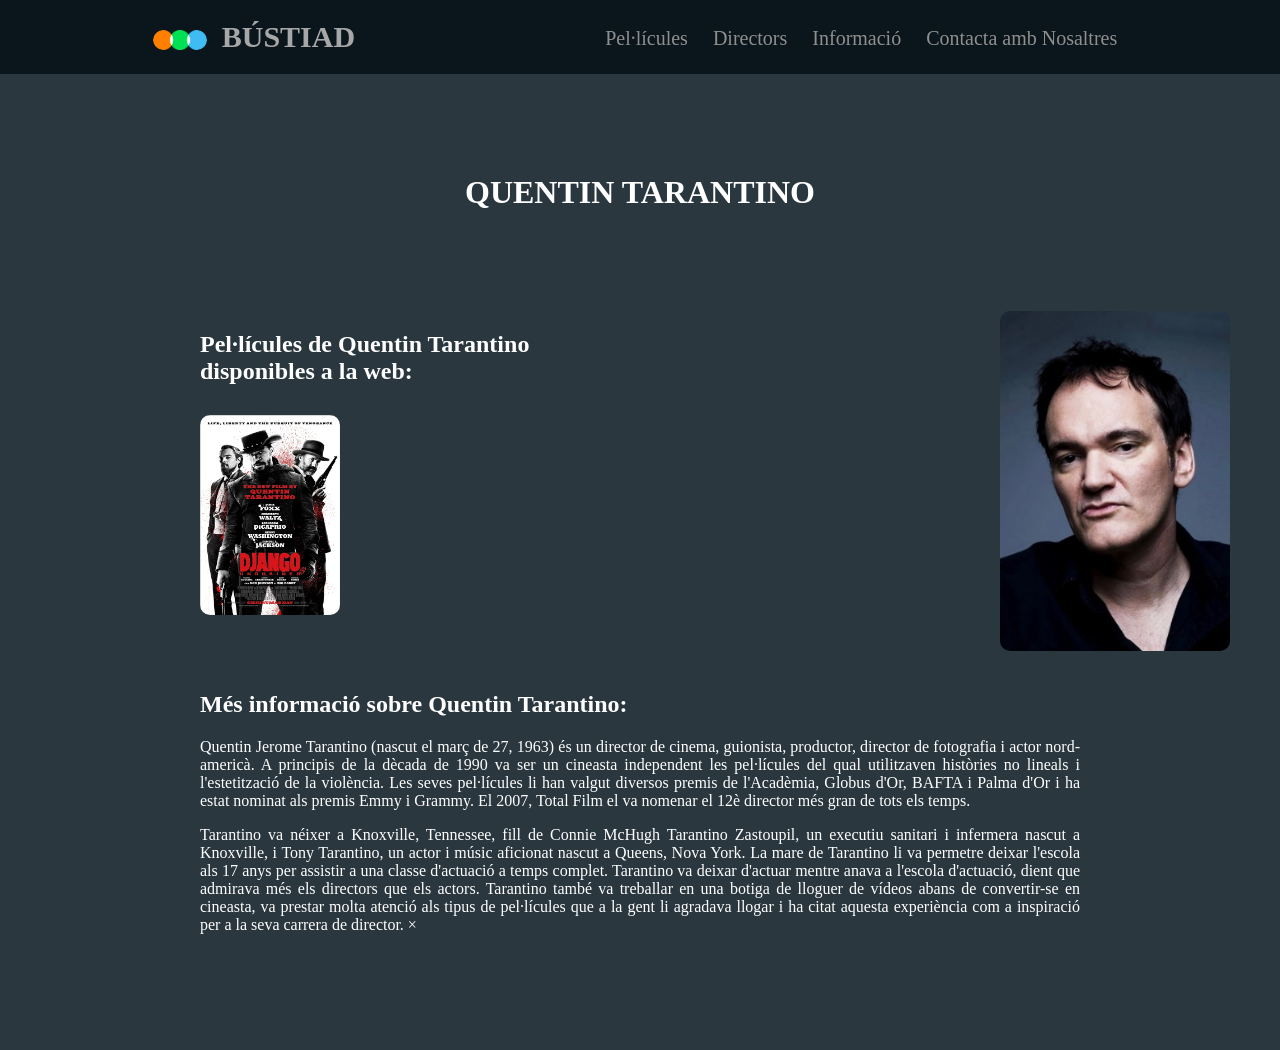
<file: HTML/Bustiad/directors/QuentinTarantino.html>
<!DOCTYPE html>
<html lang="ca">
<head>
    <meta charset="UTF-8">
    <title>Quentin Tarantino</title>
    <link href="../css/cine.css"
          rel="stylesheet"
          type="text/css">
    <link rel="icon" href="../img/icon.png" type="image/x-icon">
</head>

<body>
<div class="navbar-background">
    <img class="logo-navbar" src="../img/logo.png" alt="logo">
    <a href="../index.html">
        <h1 class="titol-navbar">BÚSTIAD</h1>
    </a>
    <nav class="navbar">
        <a href="../pelis.html">Pel·lícules</a>
        <a href="../directors.html">Directors</a>
        <a href="../informacio.html">Informació</a>
        <a href="../contacte.html">Contacta amb Nosaltres</a>
    </nav>
</div>

<div class="titol-director">
    <h1>QUENTIN TARANTINO</h1>
</div>

<div class="directors-info">
    <div class="pelis-disponibles">
        <h2>Pel·lícules de Quentin Tarantino disponibles a la web: </h2>
        <a href="../pelis/DjangoUnchained.html"><img src="../img/DjangoUnchained.jpg" alt="Django Unchained"></a>
    </div>

    <div class="director-img">
        <img src="../img/QuentinTarantino.png" alt="Quentin Tarantino">
    </div>

    <div class="director-info">
        <h2>Més informació sobre Quentin Tarantino: </h2>
        <p>Quentin Jerome Tarantino (nascut el març de 27, 1963) és un director de cinema, guionista, productor, director de fotografia i actor nord-americà. A principis de la dècada de 1990 va ser un cineasta independent les pel·lícules del qual utilitzaven històries no lineals i l'estetització de la violència. Les seves pel·lícules li han valgut diversos premis de l'Acadèmia, Globus d'Or, BAFTA i Palma d'Or i ha estat nominat als premis Emmy i Grammy. El 2007, Total Film el va nomenar el 12è director més gran de tots els temps.</p>
        <p>Tarantino va néixer a Knoxville, Tennessee, fill de Connie McHugh Tarantino Zastoupil, un executiu sanitari i infermera nascut a Knoxville, i Tony Tarantino, un actor i músic aficionat nascut a Queens, Nova York. La mare de Tarantino li va permetre deixar l'escola als 17 anys per assistir a una classe d'actuació a temps complet. Tarantino va deixar d'actuar mentre anava a l'escola d'actuació, dient que admirava més els directors que els actors. Tarantino també va treballar en una botiga de lloguer de vídeos abans de convertir-se en cineasta, va prestar molta atenció als tipus de pel·lícules que a la gent li agradava llogar i ha citat aquesta experiència com a inspiració per a la seva carrera de director. ×</p>
    </div>
</div>
</body>
</html>
</file>
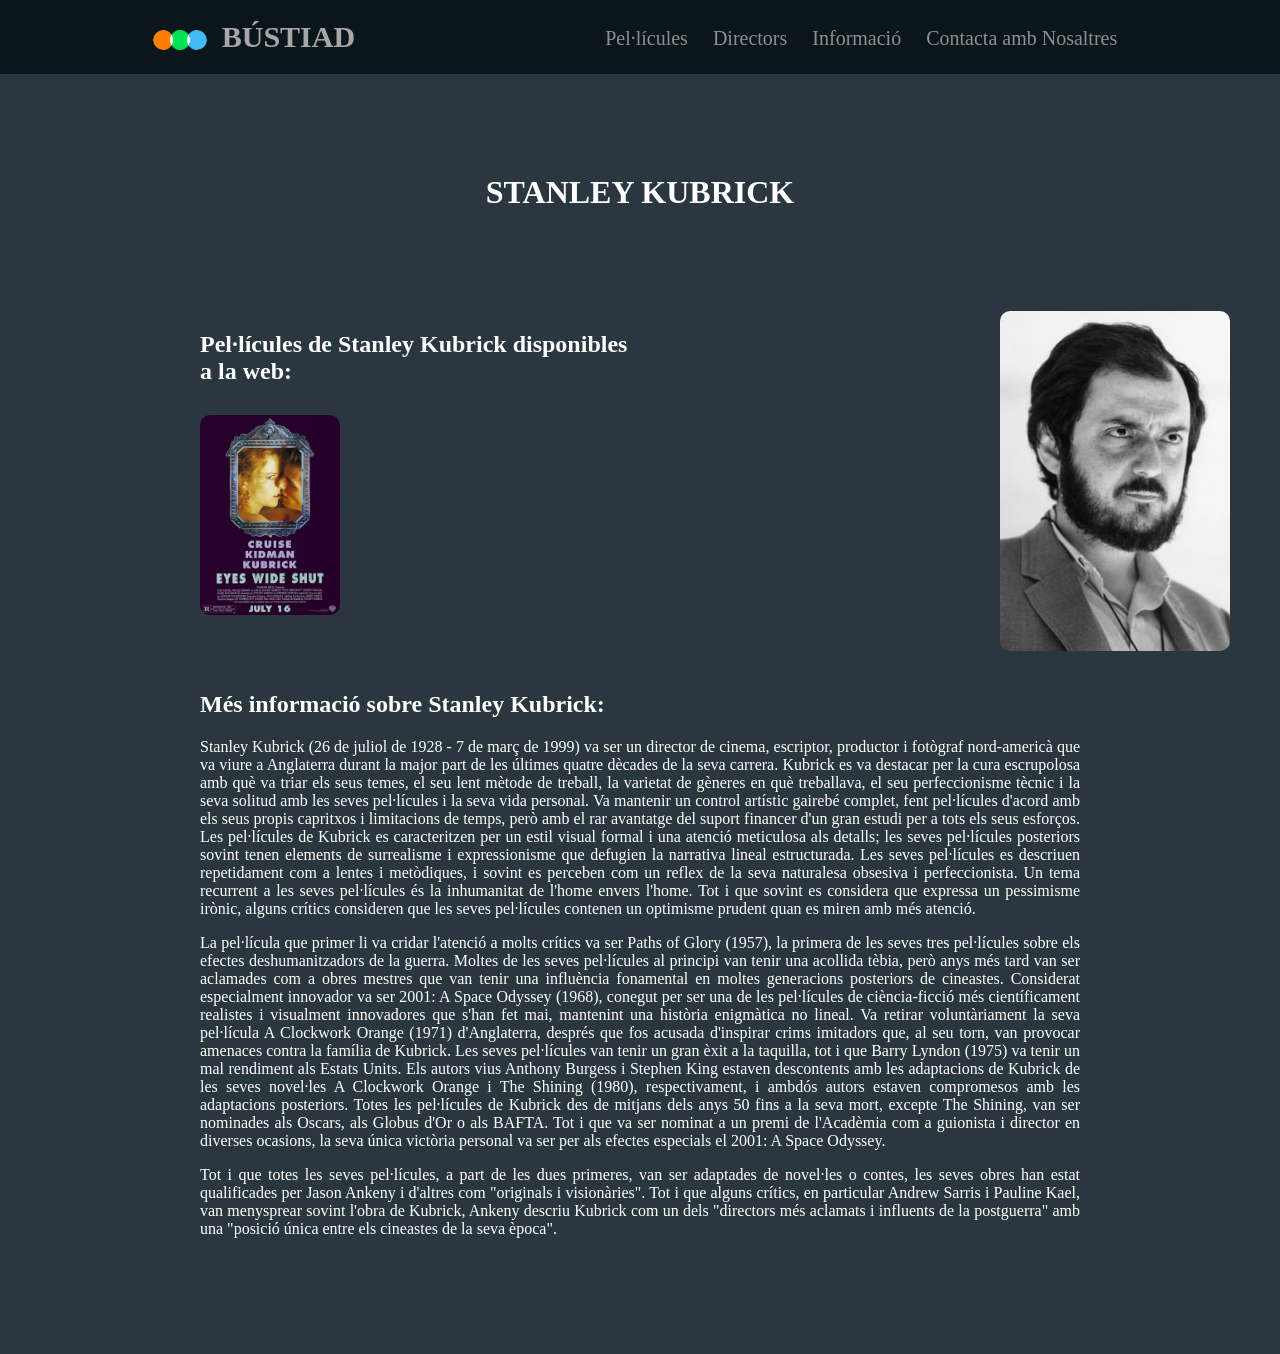
<file: HTML/Bustiad/directors/StanleyKubrick.html>
<!DOCTYPE html>
<html lang="ca">
<head>
    <meta charset="UTF-8">
    <title>Stanley Kubrick</title>
    <link href="../css/cine.css"
          rel="stylesheet"
          type="text/css">
    <link rel="icon" href="../img/icon.png" type="image/x-icon">
</head>

<body>
<div class="navbar-background">
    <img class="logo-navbar" src="../img/logo.png" alt="logo">
    <a href="../index.html">
        <h1 class="titol-navbar">BÚSTIAD</h1>
    </a>
    <nav class="navbar">
        <a href="../pelis.html">Pel·lícules</a>
        <a href="../directors.html">Directors</a>
        <a href="../informacio.html">Informació</a>
        <a href="../contacte.html">Contacta amb Nosaltres</a>
    </nav>
</div>

<div class="titol-director">
    <h1>STANLEY KUBRICK</h1>
</div>

<div class="directors-info">
    <div class="pelis-disponibles">
        <h2>Pel·lícules de Stanley Kubrick disponibles a la web: </h2>
        <a href="../pelis/EyesWideShut.html"><img src="../img/EyesWideShut.jpg" alt="Eyes Wide Shut"></a>
    </div>

    <div class="director-img">
        <img src="../img/StanleyKubrick.png" alt="Stanley Kubrick">
    </div>

    <div class="director-info">
        <h2>Més informació sobre Stanley Kubrick: </h2>
        <p>Stanley Kubrick (26 de juliol de 1928 - 7 de març de 1999) va ser un director de cinema, escriptor, productor i fotògraf nord-americà que va viure a Anglaterra durant la major part de les últimes quatre dècades de la seva carrera. Kubrick es va destacar per la cura escrupolosa amb què va triar els seus temes, el seu lent mètode de treball, la varietat de gèneres en què treballava, el seu perfeccionisme tècnic i la seva solitud amb les seves pel·lícules i la seva vida personal. Va mantenir un control artístic gairebé complet, fent pel·lícules d'acord amb els seus propis capritxos i limitacions de temps, però amb el rar avantatge del suport financer d'un gran estudi per a tots els seus esforços. Les pel·lícules de Kubrick es caracteritzen per un estil visual formal i una atenció meticulosa als detalls; les seves pel·lícules posteriors sovint tenen elements de surrealisme i expressionisme que defugien la narrativa lineal estructurada. Les seves pel·lícules es descriuen repetidament com a lentes i metòdiques, i sovint es perceben com un reflex de la seva naturalesa obsesiva i perfeccionista. Un tema recurrent a les seves pel·lícules és la inhumanitat de l'home envers l'home. Tot i que sovint es considera que expressa un pessimisme irònic, alguns crítics consideren que les seves pel·lícules contenen un optimisme prudent quan es miren amb més atenció.</p>
        <p>La pel·lícula que primer li va cridar l'atenció a molts crítics va ser Paths of Glory (1957), la primera de les seves tres pel·lícules sobre els efectes deshumanitzadors de la guerra. Moltes de les seves pel·lícules al principi van tenir una acollida tèbia, però anys més tard van ser aclamades com a obres mestres que van tenir una influència fonamental en moltes generacions posteriors de cineastes. Considerat especialment innovador va ser 2001: A Space Odyssey (1968), conegut per ser una de les pel·lícules de ciència-ficció més científicament realistes i visualment innovadores que s'han fet mai, mantenint una història enigmàtica no lineal. Va retirar voluntàriament la seva pel·lícula A Clockwork Orange (1971) d'Anglaterra, després que fos acusada d'inspirar crims imitadors que, al seu torn, van provocar amenaces contra la família de Kubrick. Les seves pel·lícules van tenir un gran èxit a la taquilla, tot i que Barry Lyndon (1975) va tenir un mal rendiment als Estats Units. Els autors vius Anthony Burgess i Stephen King estaven descontents amb les adaptacions de Kubrick de les seves novel·les A Clockwork Orange i The Shining (1980), respectivament, i ambdós autors estaven compromesos amb les adaptacions posteriors. Totes les pel·lícules de Kubrick des de mitjans dels anys 50 fins a la seva mort, excepte The Shining, van ser nominades als Oscars, als Globus d'Or o als BAFTA. Tot i que va ser nominat a un premi de l'Acadèmia com a guionista i director en diverses ocasions, la seva única victòria personal va ser per als efectes especials el 2001: A Space Odyssey.</p>
        <p>Tot i que totes les seves pel·lícules, a part de les dues primeres, van ser adaptades de novel·les o contes, les seves obres han estat qualificades per Jason Ankeny i d'altres com "originals i visionàries". Tot i que alguns crítics, en particular Andrew Sarris i Pauline Kael, van menysprear sovint l'obra de Kubrick, Ankeny descriu Kubrick com un dels "directors més aclamats i influents de la postguerra" amb una "posició única entre els cineastes de la seva època".</p>
    </div>
</div>
</body>
</html>
</file>
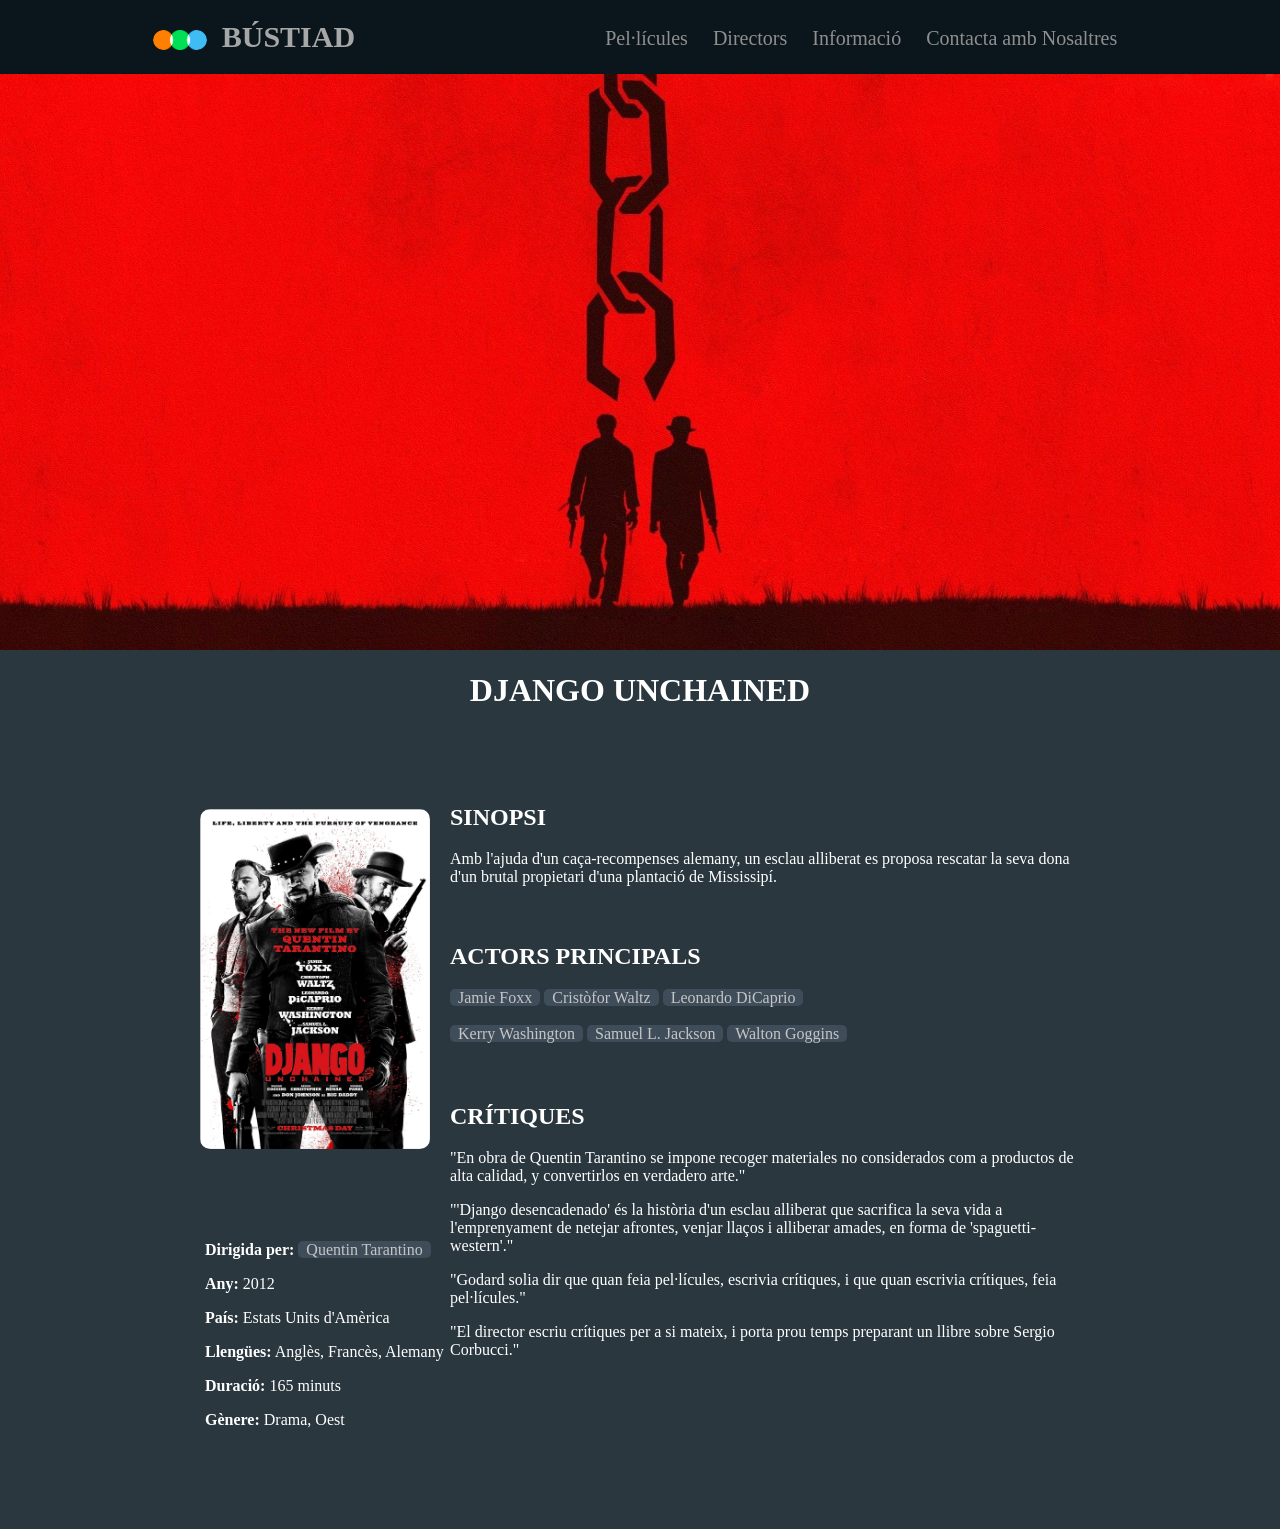
<file: HTML/Bustiad/pelis/DjangoUnchained.html>
<!DOCTYPE html>
<html lang="ca">
<head>
    <meta charset="UTF-8">
    <title>Django Unchained</title>
    <link href="../css/cine.css"
          rel="stylesheet"
          type="text/css">
    <link rel="icon" href="../img/icon.png" type="image/x-icon">
</head>
<body>
<div class="navbar-background">
    <img class="logo-navbar" src="../img/logo.png" alt="logo">
    <a href="../index.html">
        <h1 class="titol-navbar">BÚSTIAD</h1>
    </a>
    <nav class="navbar">
        <a href="../pelis.html">Pel·lícules</a>
        <a href="../directors.html">Directors</a>
        <a href="../informacio.html">Informació</a>
        <a href="../contacte.html">Contacta amb Nosaltres</a>
    </nav>
</div>
<div class="background-django">
    <br><br><br><br><br><br><br><br><br><br><br><br><br><br><br><br><br><br><br><br><br><br><br><br><br><br><br><br><br><br><br><br>
</div>
<h1 class="titol-peli">DJANGO UNCHAINED</h1>

<div class="pelis-info">
    <div>
        <img src="../img/DjangoUnchained.jpg" alt="Django Unchained">
    </div>

    <div class="sinopsi">
        <h2>SINOPSI</h2>
        <p>Amb l'ajuda d'un caça-recompenses alemany, un esclau alliberat es proposa rescatar la seva dona d'un brutal propietari d'una plantació de Mississipí.</p>
    </div>

    <div class="actors-principals">
        <h2>ACTORS PRINCIPALS</h2>
        <a href="https://letterboxd.com/actor/jamie-foxx/">&nbsp Jamie Foxx &nbsp</a>
        <a href="https://letterboxd.com/actor/christoph-waltz/">&nbsp Cristòfor Waltz &nbsp</a>
        <a href="https://letterboxd.com/actor/leonardo-dicaprio/">&nbsp Leonardo DiCaprio &nbsp</a><br><br>
        <a href="https://letterboxd.com/actor/kerry-washington/">&nbsp Kerry Washington &nbsp</a>
        <a href="https://letterboxd.com/actor/samuel-l-jackson/">&nbsp Samuel L. Jackson &nbsp</a>
        <a href="https://letterboxd.com/actor/walton-goggins/">&nbsp Walton Goggins &nbsp</a>
    </div>

    <div class="critiques">
        <h2>CRÍTIQUES</h2>
        <p>"En obra de Quentin Tarantino se impone recoger materiales no considerados com a productos de alta calidad, y convertirlos en verdadero arte."</p>
        <p>"'Django desencadenado' és la història d'un esclau alliberat que sacrifica la seva vida a l'emprenyament de netejar afrontes, venjar llaços i alliberar amades, en forma de 'spaguetti-western'."</p>
        <p>"Godard solia dir que quan feia pel·lícules, escrivia crítiques, i que quan escrivia crítiques, feia pel·lícules."</p>
        <p>"El director escriu crítiques per a si mateix, i porta prou temps preparant un llibre sobre Sergio Corbucci."</p>
    </div>
</div>

<div class="detalls">
    <p><b>Dirigida per: </b> <a href="../directors/QuentinTarantino.html">&nbsp Quentin Tarantino &nbsp</a></p>
    <p><b>Any:</b> 2012</p>
    <p><b>País:</b> Estats Units d'Amèrica</p>
    <p><b>Llengües:</b> Anglès, Francès, Alemany</p>
    <p><b>Duració:</b> 165 minuts</p>
    <p><b>Gènere:</b> Drama, Oest</p>
</div>

</body>
</html>
</file>
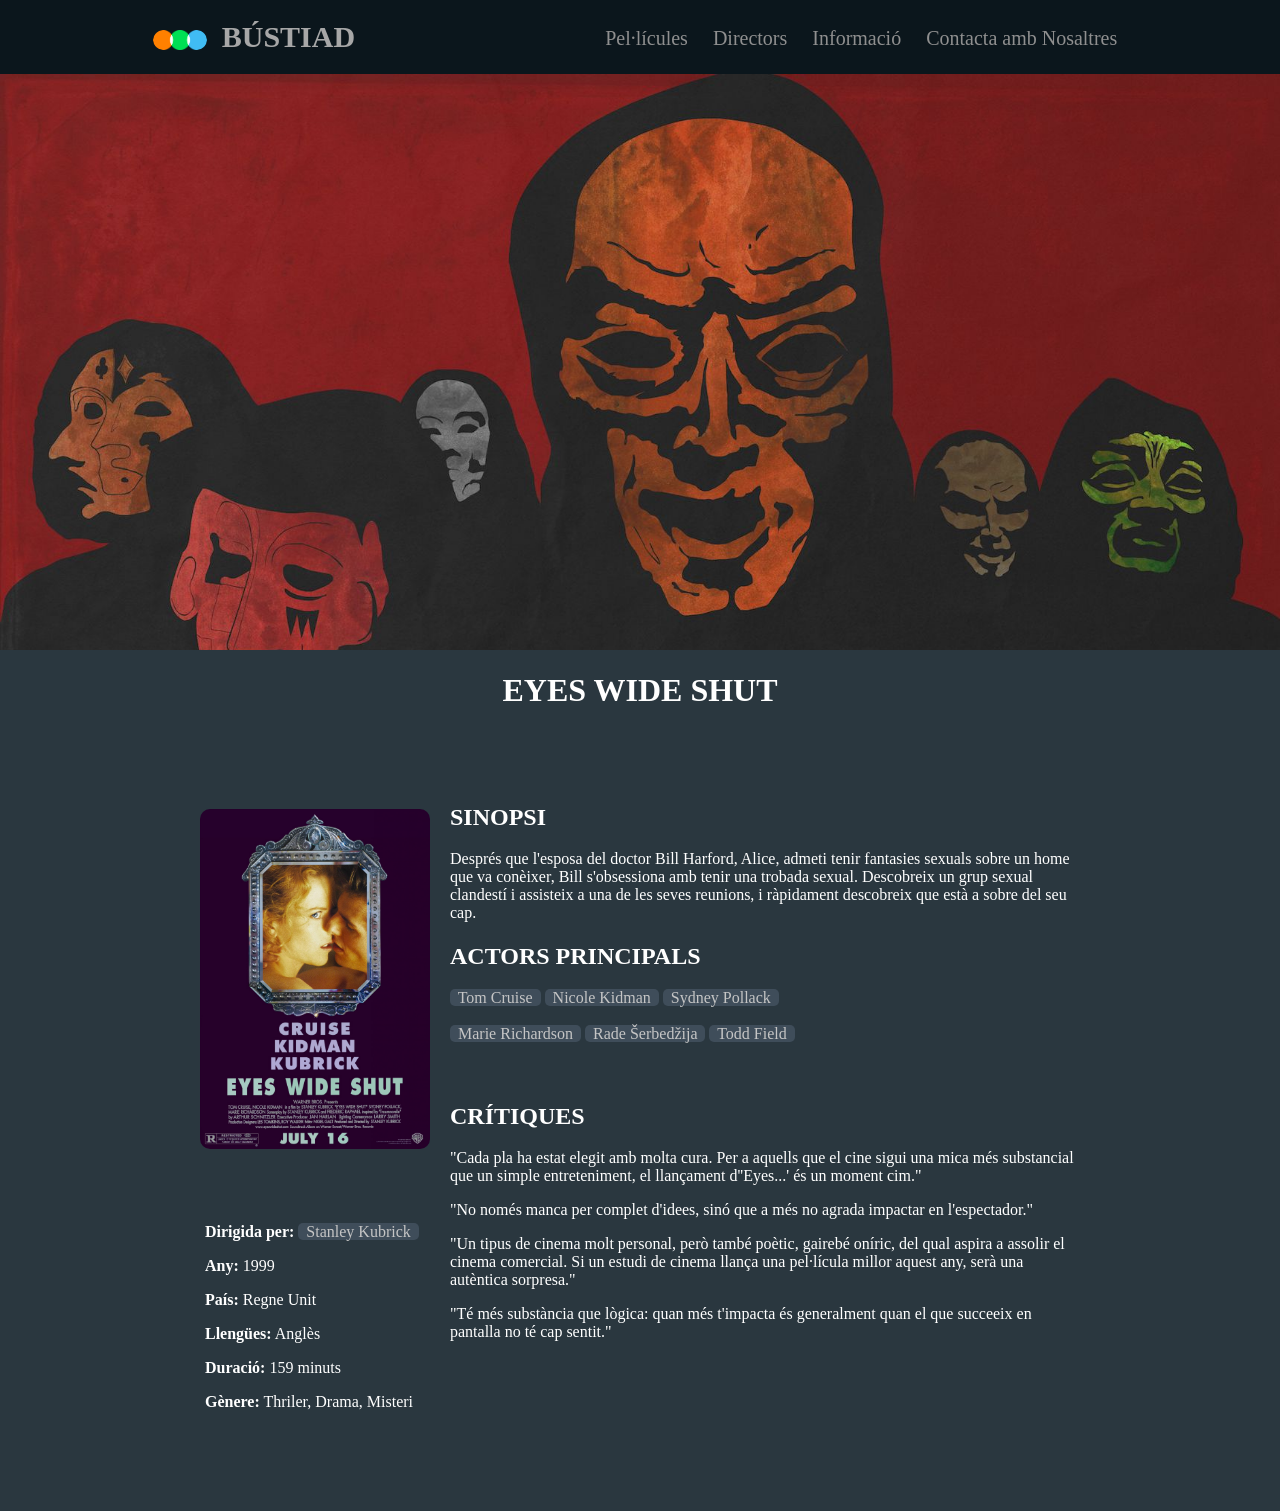
<file: HTML/Bustiad/pelis/EyesWideShut.html>
<!DOCTYPE html>
<html lang="ca">
<head>
    <meta charset="UTF-8">
    <title>Eyes Wide Shut</title>
    <link href="../css/cine.css"
          rel="stylesheet"
          type="text/css">
    <link rel="icon" href="../img/icon.png" type="image/x-icon">
</head>
<body>
<div class="navbar-background">
    <img class="logo-navbar" src="../img/logo.png" alt="logo">
    <a href="../index.html">
        <h1 class="titol-navbar">BÚSTIAD</h1>
    </a>
    <nav class="navbar">
        <a href="../pelis.html">Pel·lícules</a>
        <a href="../directors.html">Directors</a>
        <a href="../informacio.html">Informació</a>
        <a href="../contacte.html">Contacta amb Nosaltres</a>
    </nav>
</div>
<div class="background-eyes">
    <br><br><br><br><br><br><br><br><br><br><br><br><br><br><br><br><br><br><br><br><br><br><br><br><br><br><br><br><br><br><br><br>
</div>
<h1 class="titol-peli">EYES WIDE SHUT</h1>

<div class="pelis-info">
    <div>
        <img src="../img/EyesWideShut.jpg" alt="Eyes Wide Shut">
    </div>

    <div class="sinopsi">
        <h2>SINOPSI</h2>
        <p>Després que l'esposa del doctor Bill Harford, Alice, admeti tenir fantasies sexuals sobre un home que va conèixer, Bill s'obsessiona amb tenir una trobada sexual. Descobreix un grup sexual clandestí i assisteix a una de les seves reunions, i ràpidament descobreix que està a sobre del seu cap.</p>
    </div>

    <div class="actors-principals">
        <h2>ACTORS PRINCIPALS</h2>
        <a href="https://letterboxd.com/actor/tom-cruise/">&nbsp Tom Cruise &nbsp</a>
        <a href="https://letterboxd.com/actor/nicole-kidman/">&nbsp Nicole Kidman &nbsp</a>
        <a href="https://letterboxd.com/actor/sydney-pollack/">&nbsp Sydney Pollack &nbsp</a><br><br>
        <a href="https://letterboxd.com/actor/marie-richardson/">&nbsp Marie Richardson &nbsp</a>
        <a href="https://letterboxd.com/actor/rade-serbedzija/">&nbsp Rade Šerbedžija &nbsp</a>
        <a href="https://letterboxd.com/actor/todd-field/">&nbsp Todd Field &nbsp</a>
    </div>

    <div class="critiques">
        <h2>CRÍTIQUES</h2>
        <p>"Cada pla ha estat elegit amb molta cura. Per a aquells que el cine sigui una mica més substancial que un simple entreteniment, el llançament d''Eyes...' és un moment cim."</p>
        <p>"No només manca per complet d'idees, sinó que a més no agrada impactar en l'espectador."</p>
        <p>"Un tipus de cinema molt personal, però també poètic, gairebé oníric, del qual aspira a assolir el cinema comercial. Si un estudi de cinema llança una pel·lícula millor aquest any, serà una autèntica sorpresa."</p>
        <p>"Té més substància que lògica: quan més t'impacta és generalment quan el que succeeix en pantalla no té cap sentit."</p>
    </div>
</div>

<div class="detalls">
    <p><b>Dirigida per: </b> <a href="../directors/StanleyKubrick.html">&nbsp Stanley Kubrick &nbsp</a></p>
    <p><b>Any:</b> 1999</p>
    <p><b>País:</b> Regne Unit</p>
    <p><b>Llengües:</b> Anglès</p>
    <p><b>Duració:</b> 159 minuts</p>
    <p><b>Gènere:</b> Thriler, Drama, Misteri</p>
</div>

</body>
</html>
</file>
<file: HTML/Bustiad/css/cine.css>
@font-face {
    font-family: "cine";
    src: url("../font/Nunito-VariableFont_wght.ttf");
}

body {
    background-color: #2a373f;
    color: white;
    margin: 0;
    font-family: Corbel, serif;
    margin-bottom: 100px;
}



/* barra de navegacio aka navbar */
.titol-navbar {
    font-size: 30px;
    color: #a7a7a7;
    margin-right: 240px;
}
.navbar {
    margin-top: 27px;
    text-align: center;
    font-size: 20px;
}
.logo-navbar {
    height: 20px;
    width: 54px;
    margin-top: 30px;
    margin-right: 15px;
    border-radius: 50px;
}
.navbar-background {
    display: flex;
    justify-content: center;
    background-color: #0b161c;
}
.navbar-background a:link, .navbar-background a:visited {
    text-decoration: none;
}
.navbar a:link, .navbar a:visited {
    margin: 0 10px;
    color: #8f8f8f;
    text-decoration: none;
}
.navbar a:hover {
    color: white;
}



/*Titol de totes les pagines tret l'index*/
.titol {
    margin-top: 70px;
    margin-bottom: 40px;
    text-align: center;
    font-size: 15px;
}



/* pagina principal */
.titol-index {
    font-size: 35px;
    text-align: center;
    margin: 80px;
}
.pelis-i-directors-index {
    display: flex;
    justify-content: center;
}
.pelis-i-directors-index img {
    height: 270px;
    width: 470px;
    margin: 20px;
    border-radius: 10px;
}
.pelis-i-directors-index a:link, .pelis-i-directors-index a:visited {
    text-align: center;
    color: #8f8f8f;
    text-decoration: none;
}
.pelis-i-directors-index a:hover {
    color: white;
}



/* llista de pelis */
.llista-pelis, .llista-directors {
    display: flex;
    justify-content: center;
}
.llista-pelis a:link, .llista-pelis a:visited, .llista-directors a:link, .llista-directors a:visited  {
    font-size: 10px;
    text-align: center;
    color: #8f8f8f;
    text-decoration: none;
}
.llista-pelis a:hover,.llista-directors a:hover {
    color: #ffffff;
}
.llista-pelis img, .llista-directors img {
    height: 340px;
    width: 230px;
    margin: 20px;
    border-radius: 10px;
}



/*Informacio*/
.text-info {
    margin-left: 300px;
    margin-right: 300px;
    margin-top: 70px;
    text-align: justify;
    font-size: 20px;
    font-family: "cine", sans-serif;
}



/*Formulari per contactar amb l'equip encarregat del manteniment de la web*/
.formulari {
    display: flex;
    justify-content: center;
    align-items: center;
    margin-top: 90px;
}
.entrada {
    font-size: 18px;
}
.entrada-input {
    width: 100%;
    padding: 7px;
    margin-bottom: 15px;
    border: 1px;
    border-radius: 4px;
    font-size: 16px;
}
.boto-enviar {
    background-color: #0b161c;
    color: white;
    padding: 10px 20px;
    border: none;
    border-radius: 4px;
    cursor: pointer;
    font-size: 18px;
}
.boto-enviar:hover {
    background-color: #1a2830;
}



/*Pelicules I Directors*/

/*Imatge de fons*/
.background-django {
    background-image: url('../img/DjangoUnchainedWallpaper.jpg');
    background-repeat: no-repeat;
    background-size: cover;
}
.background-killers {
    background-image: url('../img/KillersOfTheFlowerMoonWallpaper.jpg');
    background-repeat: no-repeat;
    background-size: cover;
}
.background-godfather {
    background-image: url('../img/TheGodfatherWallpaper.jpg');
    background-repeat: no-repeat;
    background-size: cover;
}
.background-psycho {
    background-image: url('../img/PsychoWallpaper.jpg');
    background-repeat: no-repeat;
    background-size: cover;
}
.background-eyes {
    background-image: url('../img/EyesWideShutWallpaper.jpg');
    background-repeat: no-repeat;
    background-size: cover;
}

/*Titol de la pelicula*/
.titol-peli {
    text-align: center;
    margin-bottom: 75px;
}

/*Informacio sobre la pelicula*/
.pelis-info {
    display: grid;
    grid-template-columns: 1fr 2fr;
    gap: 20px;
}
.pelis-info a:link, a:visited {
    color: #ffffff;
    text-decoration: none;
}
.pelis-info a:hover {
    color: #ffffff;
}
.pelis-info  img {
    grid-column: 1;
    height: 340px;
    width: 230px;
    margin: 25px 0 0 200px;
    border-radius: 10px;
}

/*Sinopsi de la pelicula*/
.sinopsi {
    grid-column: 2;
    margin-right: 200px;
    margin-bottom: -50px;
}

/*Actors Principals*/
.actors-principals {
    grid-column: 2;
    margin-top: -250px;
    margin-right: 200px;
}
.actors-principals p {
    color: #2a373f;
}
.actors-principals a:link, a:visited {
    background-color: #3f4d5a;
    border-radius: 5px;
    color: #c5c5c5;
}

/*Critiques*/
.critiques {
    grid-column: 2;
    margin-right: 200px;
    margin-top: -110px;
}

/*Detalls de la pelicula*/
.detalls {
    grid-column: 1;
    margin-top: -150px;
    margin-left: 205px;
}
.detalls a:link, a:visited {
    background-color: #3f4d5a;
    border-radius: 5px;
    color: #c5c5c5;
    text-decoration: none;
}
.detalls a:hover {
    color: white;
}



/*Directors*/

/*Nom del director*/
.titol-director {
    text-align: center;
    margin-top: 100px;
    margin-bottom: 100px;
}

/*Informacio sobre directors*/
.directors-info {
    display: grid;
    grid-template-columns: 1fr 1fr;
    gap: 20px;
}

/*Pelicules que ha fet el director disponibles a la web*/
.pelis-disponibles {
    grid-column: 1;
    margin-left: 200px;
}
.pelis-disponibles img {
    height: 200px;
    width: 140px;
    border-radius: 10px;
    margin-top: 10px;
}
.director-img {
    grid-column: 2;
    display: flex;
    justify-content: center;
}
.director-img img {
    height: 340px;
    width: 230px;
    border-radius: 10px;
    margin-left: 300px;
}
.director-info {
    grid-column: 1 / span 2;
    text-align: justify;
    margin-left: 200px;
    margin-right: 200px;
}
</file>
<file: HTML/Institut Poblenou (Bootstrap)/style.css>
header {
    background: url('images/banner.jpg');
    background-size: cover;
    color: white;
}

.navbar {
    align-items: center;
    background-color: rgb(0, 85, 85);
}

.navbar-nav .nav-link {
    font-size: 1.25rem;
    color: white;
}
</file>
<file: JavaScript/To Do/style.css>
body { height: 100vh;
background: url(images/background.jpg) no-repeat center center/cover;

display: flex;
justify-content: center;
align-items: center;
}

#add-task-container {
    width: 350px;
    padding: 20px 10px;
    background: white;
    border-radius: 20px;
    box-shadow: 0 0 3px;
    margin-bottom: 20px;

    display: flex;
}

input {
    flex: 5;
    margin-right: 10px;
    border-radius: 10px;
    font-size: 1.2rem;
    padding: 5px;
}

#add-task {
    flex: 1;
    transition: .3s;

    font-size: 1.1rem;
    padding: 5px;

    background-color: white;
    color: rgb(0, 153, 255);

    border-radius: 10px;
}

#add-task:hover {
    background-color: rgb(0, 153, 255);
    color: white;
    
}

.task{
    width: 100%;
    background-color: white;
    border-radius: 10px;
    box-shadow: 0 0 3px;

    padding: 5px;
    margin-bottom: 5px;

    display: flex;
    justify-content: space-between;
}

.task li {
    list-style: none;
    flex: 4;
    padding: 5px;
    font-size: 1.3rem;
    margin: 10px;
}

.task button {
    flex: 1;
    border-radius: 10px;
    background-color: white;
    cursor: pointer;
}

.task .checkTask {
    color: green;
    margin-right: 5px;
    border: solid 2px green;
    font-size: 1.5rem;
}
.task .checkTask:hover {
    background-color: green;
    color: white;
}

.task .checkTask.completed {
    background-color: seagreen;
    border: solid 2px seagreen;
    color: white;
}

.task .deleteTask {
    color: red;
    border: solid 2px red;
    font-size: 1.3rem;
}

.task .deleteTask:hover {
    background-color: red;
    color: white;
}
</file>
